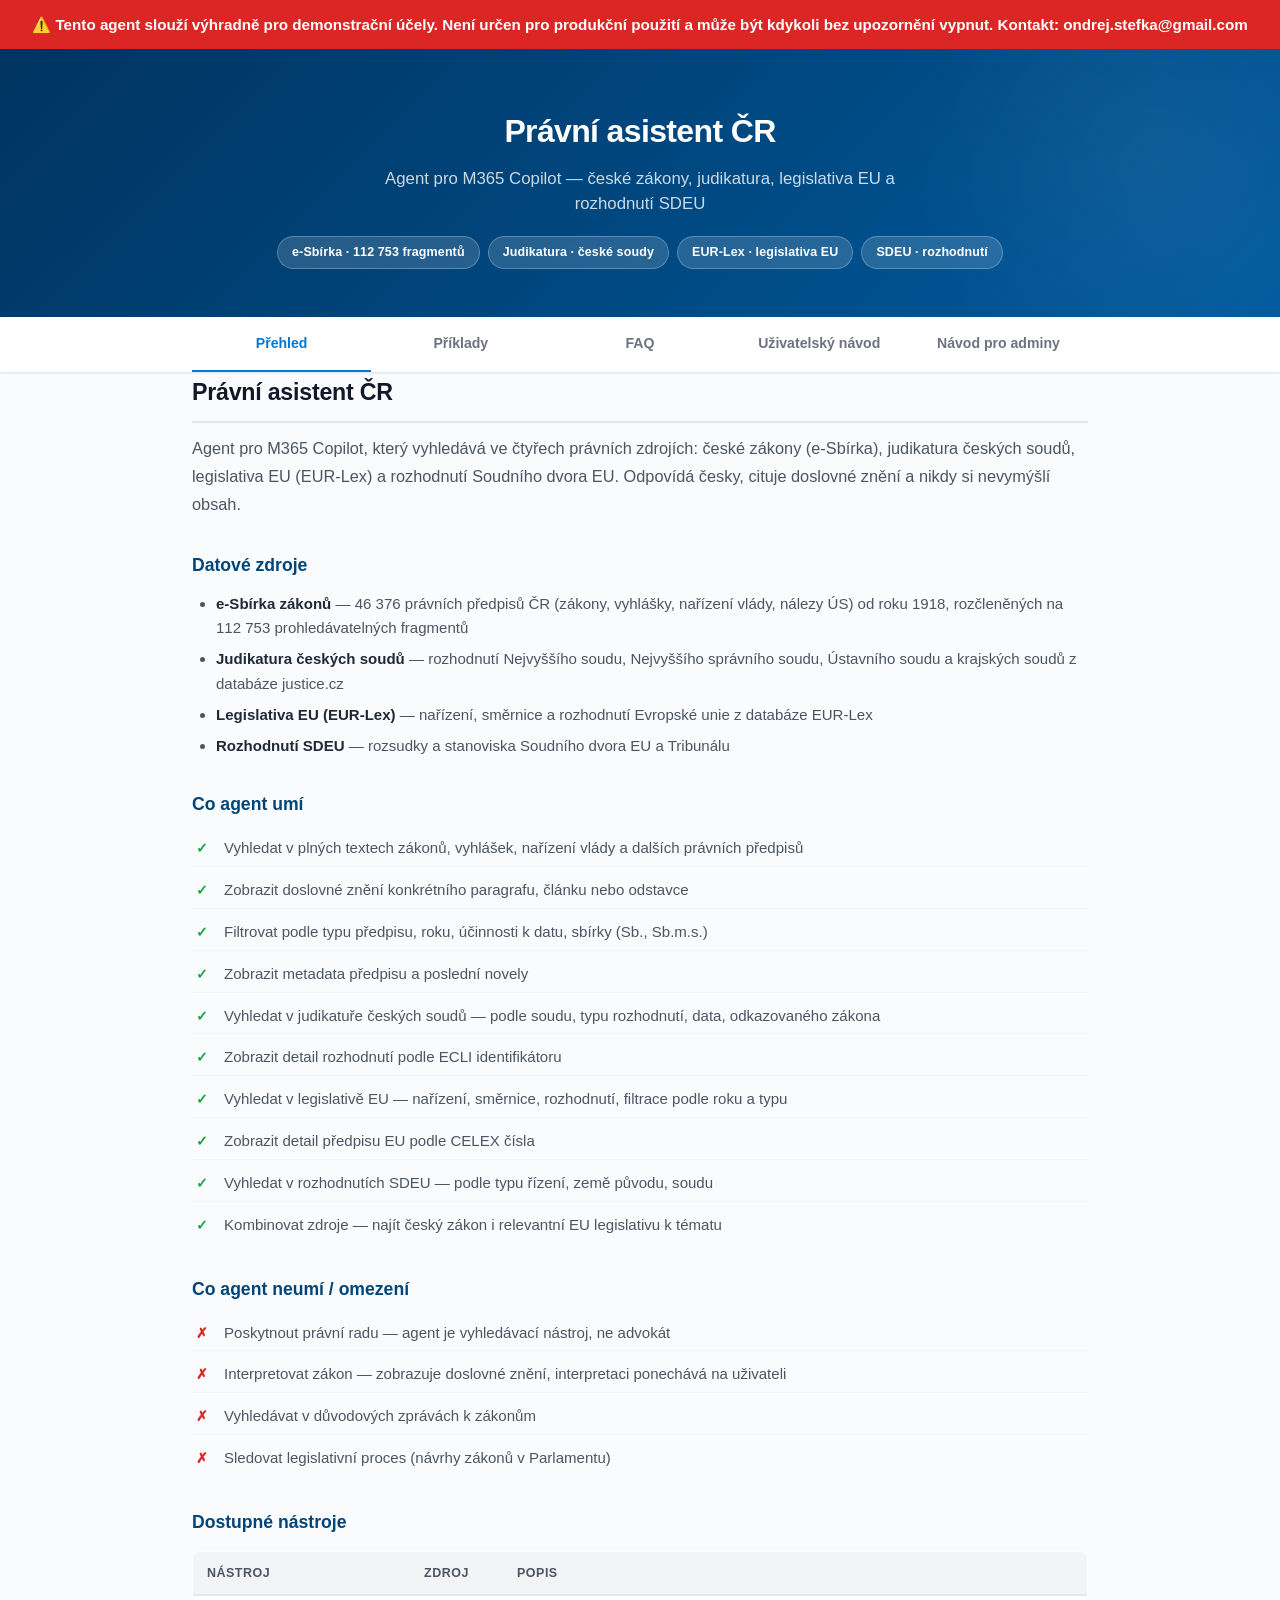
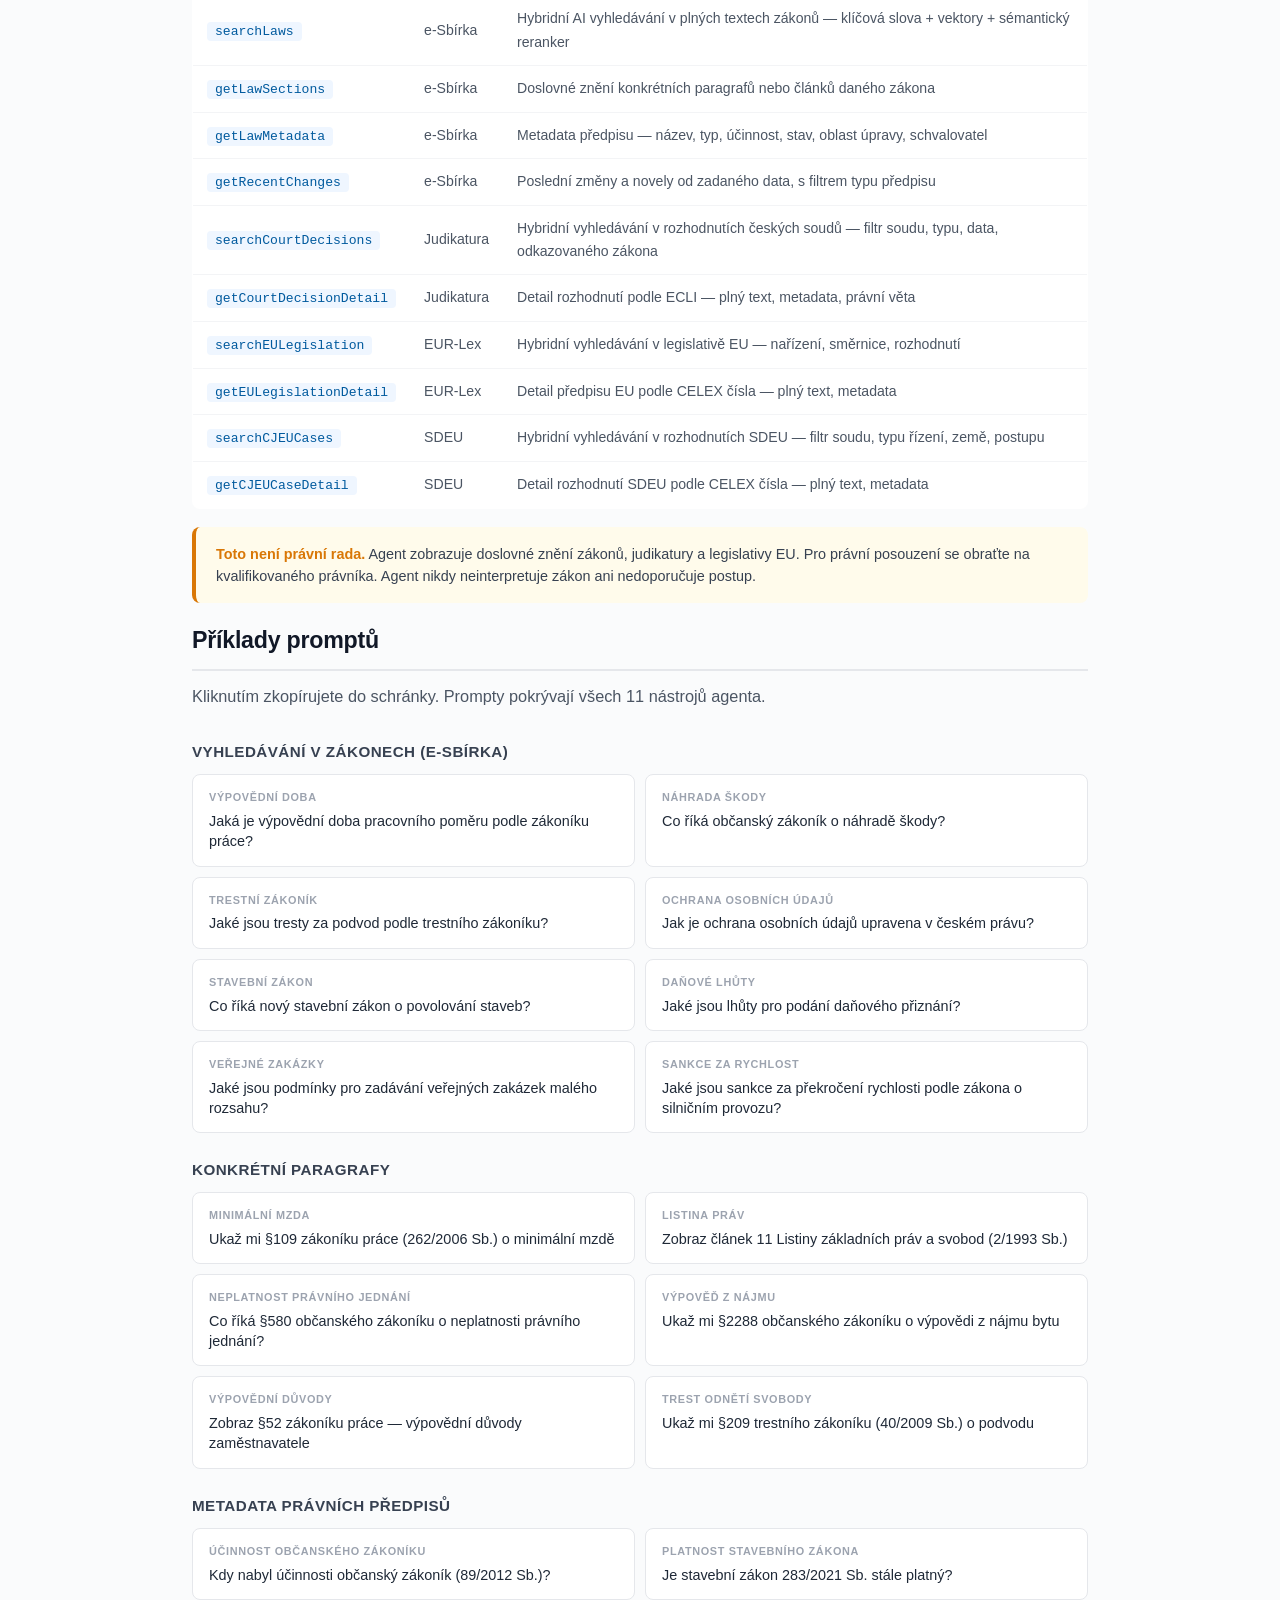
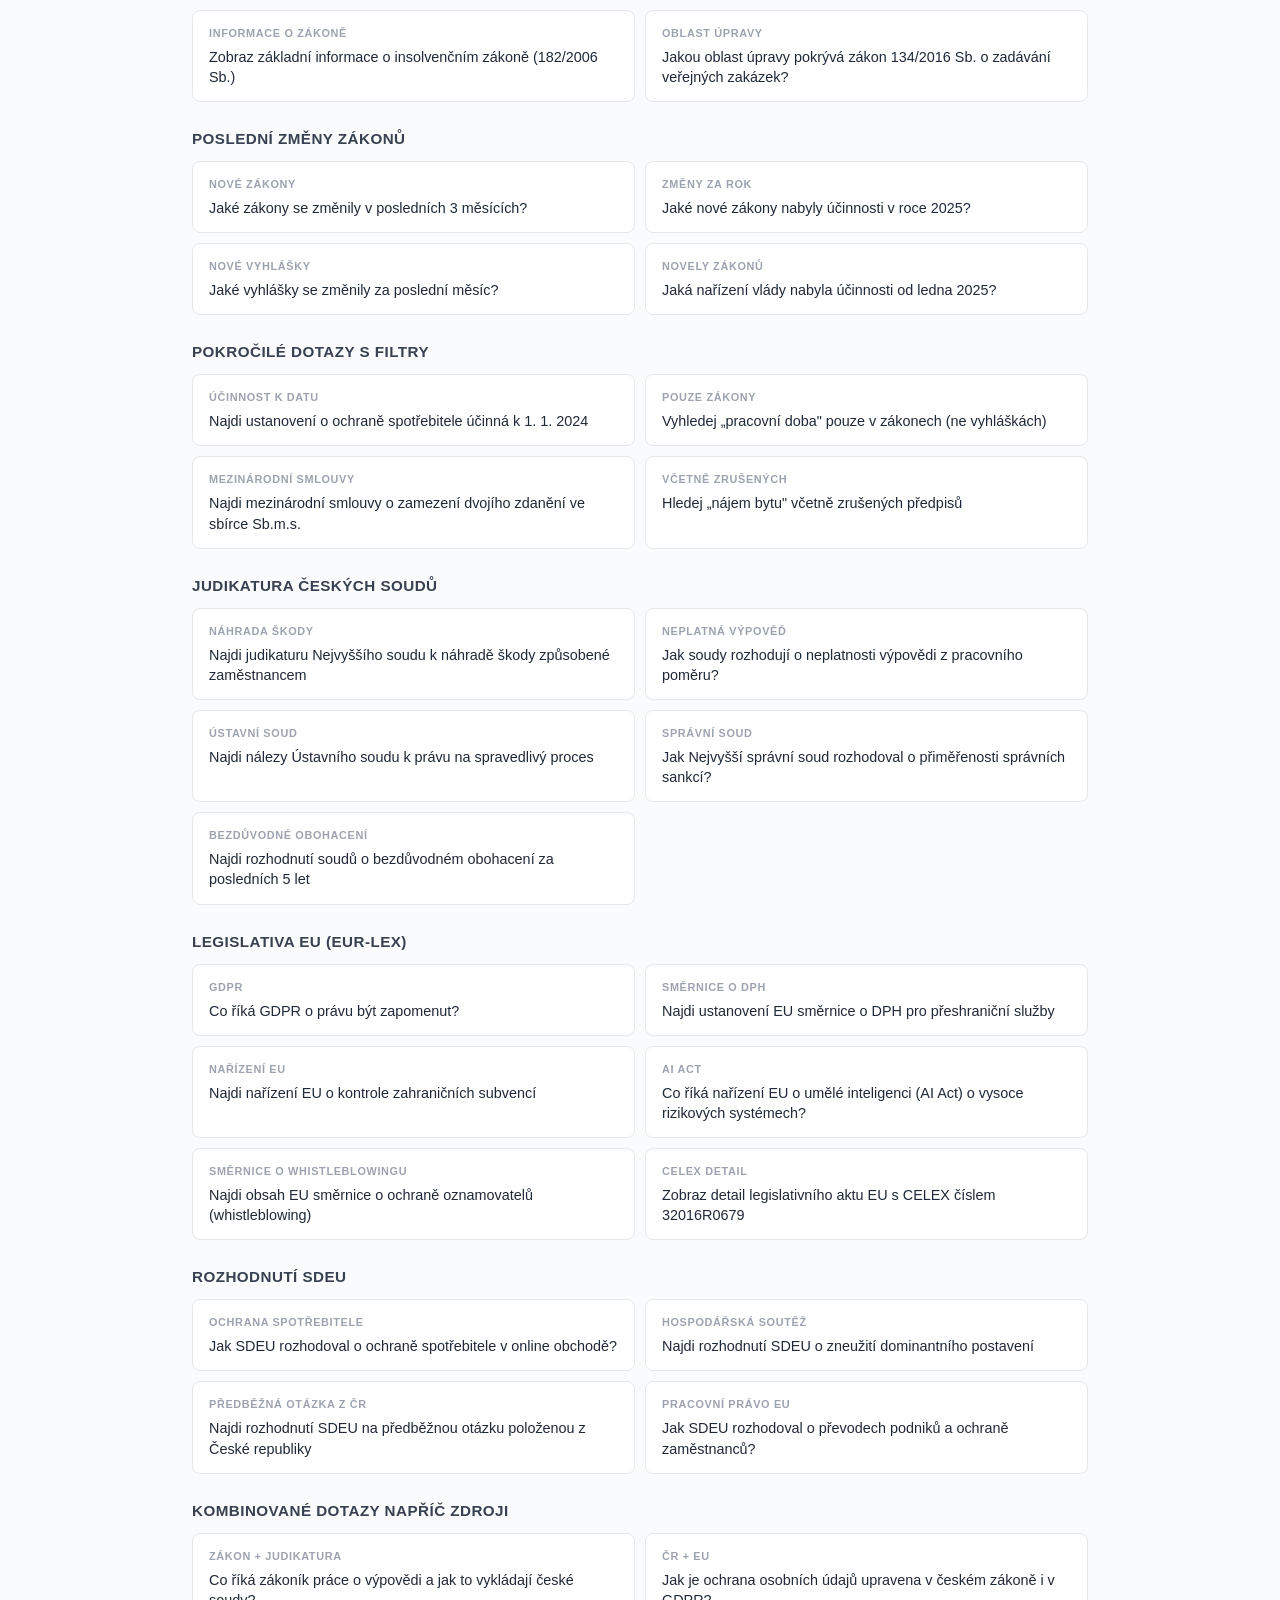
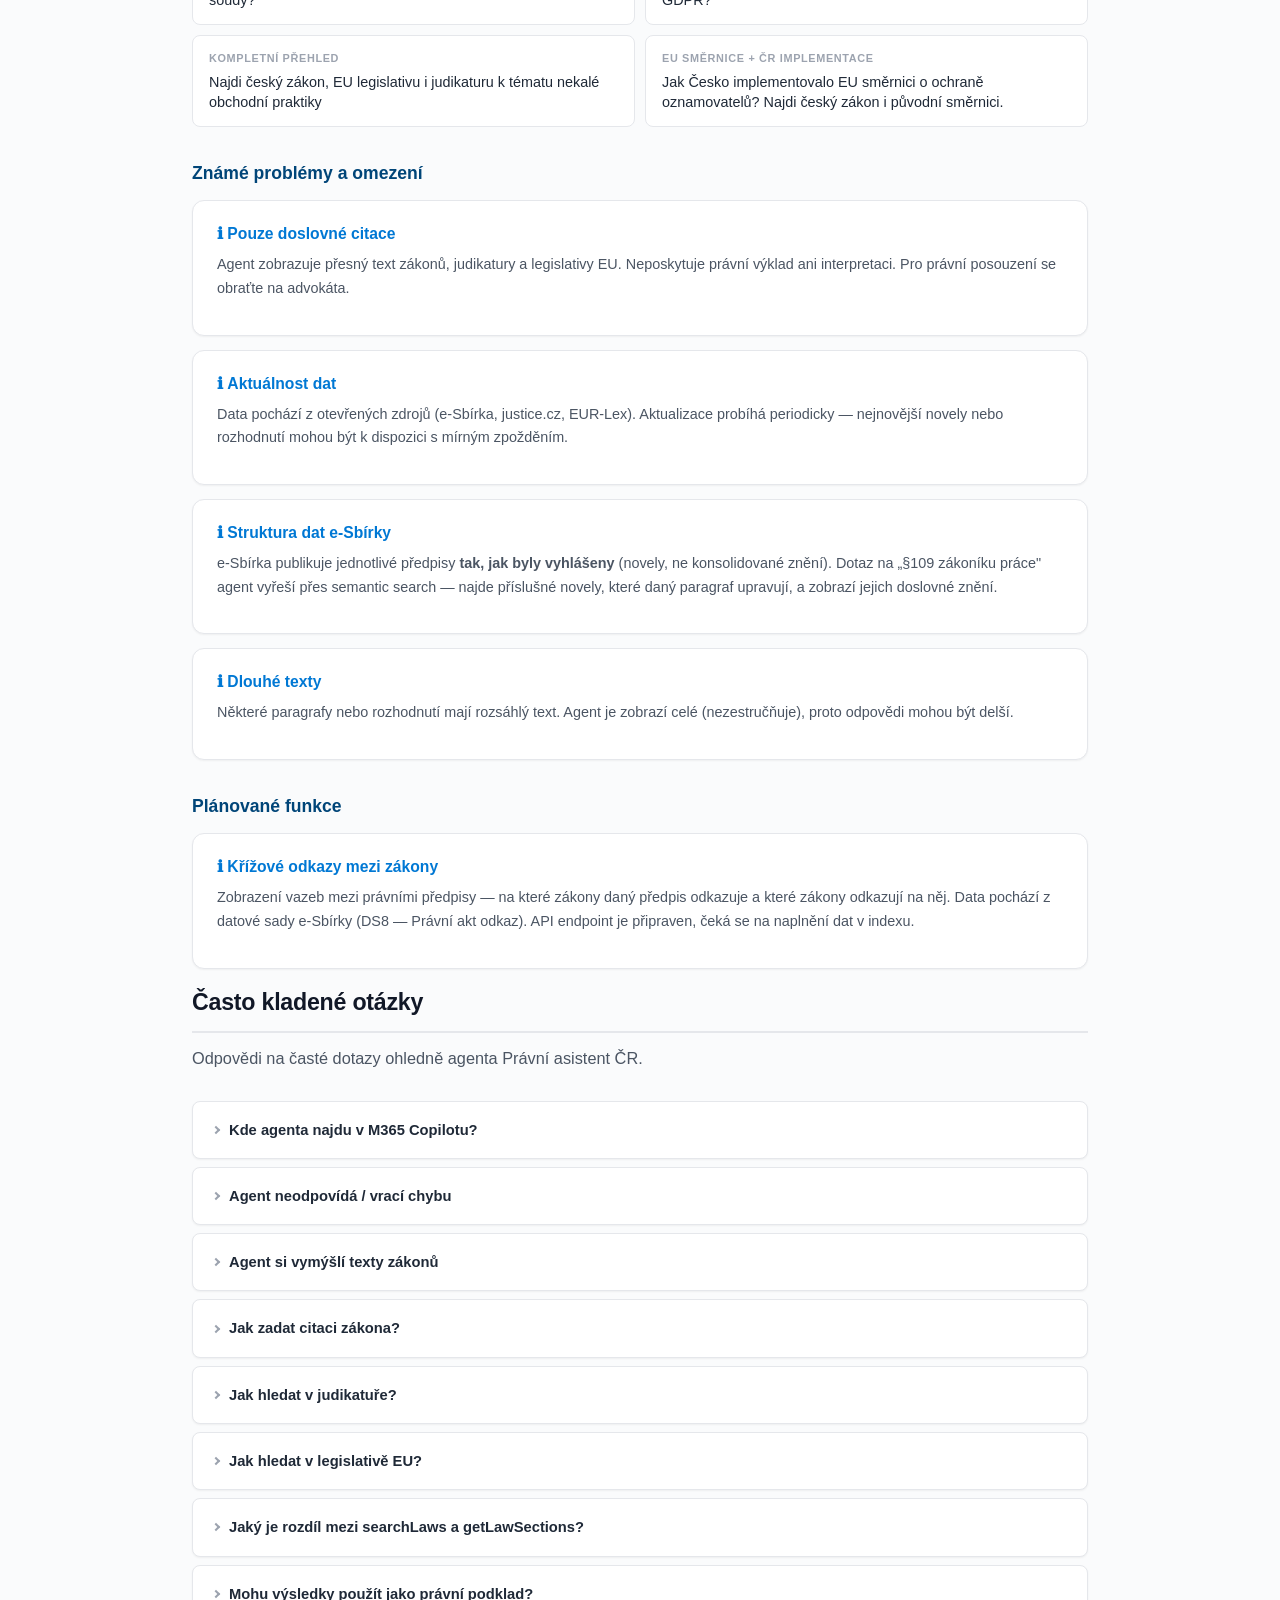
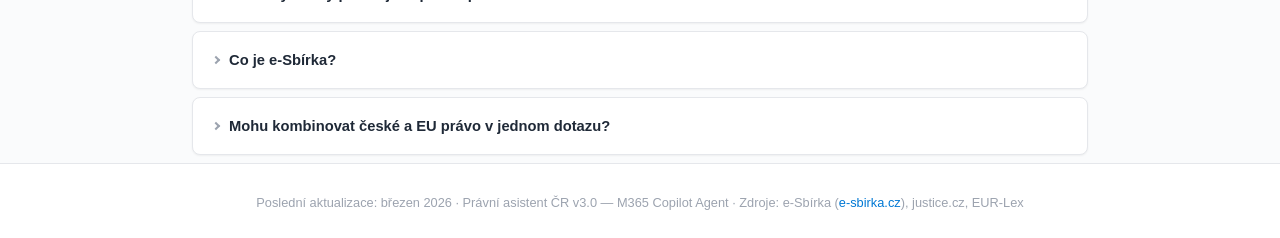
<file: index.html>
<!DOCTYPE html>
<html lang="cs">
<head>
    <meta charset="UTF-8">
    <meta name="viewport" content="width=device-width, initial-scale=1.0">
    <title>Právní asistent ČR — M365 Copilot Agent</title>
    <link rel="stylesheet" href="styles.css">
</head>
<body>
    <div class="demo-warning" style="background:#dc2626;color:#fff;text-align:center;padding:12px 16px;font-weight:700;font-size:0.95rem;">⚠️ Tento agent slouží výhradně pro demonstrační účely. Není určen pro produkční použití a může být kdykoli bez upozornění vypnut. Kontakt: ondrej.stefka@gmail.com</div>
    <header class="site-header">
        <div class="container header-center">
            <h1>Právní asistent ČR</h1>
            <p class="subtitle">Agent pro M365 Copilot — české zákony, judikatura, legislativa EU a rozhodnutí SDEU</p>
            <div class="badge-row">
                <span class="badge">e-Sbírka · 112 753 fragmentů</span>
                <span class="badge">Judikatura · české soudy</span>
                <span class="badge">EUR-Lex · legislativa EU</span>
                <span class="badge">SDEU · rozhodnutí</span>
            </div>
        </div>
    </header>

    <nav class="site-nav">
        <div class="container">
            <a href="#prehled" class="active">Přehled</a>
            <a href="#prompty">Příklady</a>
            <a href="#faq">FAQ</a>
            <a href="user-guide.html">Uživatelský návod</a>
            <a href="admin-guide.html">Návod pro adminy</a>
        </div>
    </nav>

    <main class="container">

        <section id="prehled">
            <h2>Právní asistent ČR</h2>
            <p class="lead">
                Agent pro M365 Copilot, který vyhledává ve čtyřech právních zdrojích: české zákony (e-Sbírka),
                judikatura českých soudů, legislativa EU (EUR-Lex) a rozhodnutí Soudního dvora EU.
                Odpovídá česky, cituje doslovné znění a nikdy si nevymýšlí obsah.
            </p>

            <h3>Datové zdroje</h3>
            <ul>
                <li><strong>e-Sbírka zákonů</strong> — 46 376 právních předpisů ČR (zákony, vyhlášky, nařízení vlády, nálezy ÚS) od roku 1918, rozčleněných na 112 753 prohledávatelných fragmentů</li>
                <li><strong>Judikatura českých soudů</strong> — rozhodnutí Nejvyššího soudu, Nejvyššího správního soudu, Ústavního soudu a krajských soudů z databáze justice.cz</li>
                <li><strong>Legislativa EU (EUR-Lex)</strong> — nařízení, směrnice a rozhodnutí Evropské unie z databáze EUR-Lex</li>
                <li><strong>Rozhodnutí SDEU</strong> — rozsudky a stanoviska Soudního dvora EU a Tribunálu</li>
            </ul>

            <h3>Co agent umí</h3>
            <ul class="feature-list">
                <li class="yes">Vyhledat v plných textech zákonů, vyhlášek, nařízení vlády a dalších právních předpisů</li>
                <li class="yes">Zobrazit doslovné znění konkrétního paragrafu, článku nebo odstavce</li>
                <li class="yes">Filtrovat podle typu předpisu, roku, účinnosti k datu, sbírky (Sb., Sb.m.s.)</li>
                <li class="yes">Zobrazit metadata předpisu a poslední novely</li>
                <li class="yes">Vyhledat v judikatuře českých soudů — podle soudu, typu rozhodnutí, data, odkazovaného zákona</li>
                <li class="yes">Zobrazit detail rozhodnutí podle ECLI identifikátoru</li>
                <li class="yes">Vyhledat v legislativě EU — nařízení, směrnice, rozhodnutí, filtrace podle roku a typu</li>
                <li class="yes">Zobrazit detail předpisu EU podle CELEX čísla</li>
                <li class="yes">Vyhledat v rozhodnutích SDEU — podle typu řízení, země původu, soudu</li>
                <li class="yes">Kombinovat zdroje — najít český zákon i relevantní EU legislativu k tématu</li>
            </ul>

            <h3>Co agent neumí / omezení</h3>
            <ul class="feature-list">
                <li class="no">Poskytnout právní radu — agent je vyhledávací nástroj, ne advokát</li>
                <li class="no">Interpretovat zákon — zobrazuje doslovné znění, interpretaci ponechává na uživateli</li>
                <li class="no">Vyhledávat v důvodových zprávách k zákonům</li>
                <li class="no">Sledovat legislativní proces (návrhy zákonů v Parlamentu)</li>
            </ul>

            <h3>Dostupné nástroje</h3>
            <table>
                <thead>
                    <tr><th>Nástroj</th><th>Zdroj</th><th>Popis</th></tr>
                </thead>
                <tbody>
                    <tr>
                        <td><code>searchLaws</code></td>
                        <td>e-Sbírka</td>
                        <td>Hybridní AI vyhledávání v plných textech zákonů — klíčová slova + vektory + sémantický reranker</td>
                    </tr>
                    <tr>
                        <td><code>getLawSections</code></td>
                        <td>e-Sbírka</td>
                        <td>Doslovné znění konkrétních paragrafů nebo článků daného zákona</td>
                    </tr>
                    <tr>
                        <td><code>getLawMetadata</code></td>
                        <td>e-Sbírka</td>
                        <td>Metadata předpisu — název, typ, účinnost, stav, oblast úpravy, schvalovatel</td>
                    </tr>

                    <tr>
                        <td><code>getRecentChanges</code></td>
                        <td>e-Sbírka</td>
                        <td>Poslední změny a novely od zadaného data, s filtrem typu předpisu</td>
                    </tr>
                    <tr>
                        <td><code>searchCourtDecisions</code></td>
                        <td>Judikatura</td>
                        <td>Hybridní vyhledávání v rozhodnutích českých soudů — filtr soudu, typu, data, odkazovaného zákona</td>
                    </tr>
                    <tr>
                        <td><code>getCourtDecisionDetail</code></td>
                        <td>Judikatura</td>
                        <td>Detail rozhodnutí podle ECLI — plný text, metadata, právní věta</td>
                    </tr>
                    <tr>
                        <td><code>searchEULegislation</code></td>
                        <td>EUR-Lex</td>
                        <td>Hybridní vyhledávání v legislativě EU — nařízení, směrnice, rozhodnutí</td>
                    </tr>
                    <tr>
                        <td><code>getEULegislationDetail</code></td>
                        <td>EUR-Lex</td>
                        <td>Detail předpisu EU podle CELEX čísla — plný text, metadata</td>
                    </tr>
                    <tr>
                        <td><code>searchCJEUCases</code></td>
                        <td>SDEU</td>
                        <td>Hybridní vyhledávání v rozhodnutích SDEU — filtr soudu, typu řízení, země, postupu</td>
                    </tr>
                    <tr>
                        <td><code>getCJEUCaseDetail</code></td>
                        <td>SDEU</td>
                        <td>Detail rozhodnutí SDEU podle CELEX čísla — plný text, metadata</td>
                    </tr>
                </tbody>
            </table>

            <div class="callout callout-warn">
                <strong>Toto není právní rada.</strong> Agent zobrazuje doslovné znění zákonů, judikatury a legislativy EU. Pro právní posouzení se obraťte na kvalifikovaného právníka. Agent nikdy neinterpretuje zákon ani nedoporučuje postup.
            </div>
        </section>

        <section id="prompty">
            <h2>Příklady promptů</h2>
            <p class="lead">Kliknutím zkopírujete do schránky. Prompty pokrývají všech 11 nástrojů agenta.</p>

            <h4>Vyhledávání v zákonech (e-Sbírka)</h4>
            <div class="prompt-grid">
                <div class="prompt" onclick="copyPrompt(this)">
                    <div class="prompt-label">Výpovědní doba</div>
                    <div class="prompt-text">Jaká je výpovědní doba pracovního poměru podle zákoníku práce?</div>
                    <span class="copy-hint">kopírovat</span>
                </div>
                <div class="prompt" onclick="copyPrompt(this)">
                    <div class="prompt-label">Náhrada škody</div>
                    <div class="prompt-text">Co říká občanský zákoník o náhradě škody?</div>
                    <span class="copy-hint">kopírovat</span>
                </div>
                <div class="prompt" onclick="copyPrompt(this)">
                    <div class="prompt-label">Trestní zákoník</div>
                    <div class="prompt-text">Jaké jsou tresty za podvod podle trestního zákoníku?</div>
                    <span class="copy-hint">kopírovat</span>
                </div>
                <div class="prompt" onclick="copyPrompt(this)">
                    <div class="prompt-label">Ochrana osobních údajů</div>
                    <div class="prompt-text">Jak je ochrana osobních údajů upravena v českém právu?</div>
                    <span class="copy-hint">kopírovat</span>
                </div>
                <div class="prompt" onclick="copyPrompt(this)">
                    <div class="prompt-label">Stavební zákon</div>
                    <div class="prompt-text">Co říká nový stavební zákon o povolování staveb?</div>
                    <span class="copy-hint">kopírovat</span>
                </div>
                <div class="prompt" onclick="copyPrompt(this)">
                    <div class="prompt-label">Daňové lhůty</div>
                    <div class="prompt-text">Jaké jsou lhůty pro podání daňového přiznání?</div>
                    <span class="copy-hint">kopírovat</span>
                </div>
                <div class="prompt" onclick="copyPrompt(this)">
                    <div class="prompt-label">Veřejné zakázky</div>
                    <div class="prompt-text">Jaké jsou podmínky pro zadávání veřejných zakázek malého rozsahu?</div>
                    <span class="copy-hint">kopírovat</span>
                </div>
                <div class="prompt" onclick="copyPrompt(this)">
                    <div class="prompt-label">Sankce za rychlost</div>
                    <div class="prompt-text">Jaké jsou sankce za překročení rychlosti podle zákona o silničním provozu?</div>
                    <span class="copy-hint">kopírovat</span>
                </div>
            </div>

            <h4>Konkrétní paragrafy</h4>
            <div class="prompt-grid">
                <div class="prompt" onclick="copyPrompt(this)">
                    <div class="prompt-label">Minimální mzda</div>
                    <div class="prompt-text">Ukaž mi §109 zákoníku práce (262/2006 Sb.) o minimální mzdě</div>
                    <span class="copy-hint">kopírovat</span>
                </div>
                <div class="prompt" onclick="copyPrompt(this)">
                    <div class="prompt-label">Listina práv</div>
                    <div class="prompt-text">Zobraz článek 11 Listiny základních práv a svobod (2/1993 Sb.)</div>
                    <span class="copy-hint">kopírovat</span>
                </div>
                <div class="prompt" onclick="copyPrompt(this)">
                    <div class="prompt-label">Neplatnost právního jednání</div>
                    <div class="prompt-text">Co říká §580 občanského zákoníku o neplatnosti právního jednání?</div>
                    <span class="copy-hint">kopírovat</span>
                </div>
                <div class="prompt" onclick="copyPrompt(this)">
                    <div class="prompt-label">Výpověď z nájmu</div>
                    <div class="prompt-text">Ukaž mi §2288 občanského zákoníku o výpovědi z nájmu bytu</div>
                    <span class="copy-hint">kopírovat</span>
                </div>
                <div class="prompt" onclick="copyPrompt(this)">
                    <div class="prompt-label">Výpovědní důvody</div>
                    <div class="prompt-text">Zobraz §52 zákoníku práce — výpovědní důvody zaměstnavatele</div>
                    <span class="copy-hint">kopírovat</span>
                </div>
                <div class="prompt" onclick="copyPrompt(this)">
                    <div class="prompt-label">Trest odnětí svobody</div>
                    <div class="prompt-text">Ukaž mi §209 trestního zákoníku (40/2009 Sb.) o podvodu</div>
                    <span class="copy-hint">kopírovat</span>
                </div>
            </div>

            <h4>Metadata právních předpisů</h4>
            <div class="prompt-grid">
                <div class="prompt" onclick="copyPrompt(this)">
                    <div class="prompt-label">Účinnost občanského zákoníku</div>
                    <div class="prompt-text">Kdy nabyl účinnosti občanský zákoník (89/2012 Sb.)?</div>
                    <span class="copy-hint">kopírovat</span>
                </div>
                <div class="prompt" onclick="copyPrompt(this)">
                    <div class="prompt-label">Platnost stavebního zákona</div>
                    <div class="prompt-text">Je stavební zákon 283/2021 Sb. stále platný?</div>
                    <span class="copy-hint">kopírovat</span>
                </div>
                <div class="prompt" onclick="copyPrompt(this)">
                    <div class="prompt-label">Informace o zákoně</div>
                    <div class="prompt-text">Zobraz základní informace o insolvenčním zákoně (182/2006 Sb.)</div>
                    <span class="copy-hint">kopírovat</span>
                </div>
                <div class="prompt" onclick="copyPrompt(this)">
                    <div class="prompt-label">Oblast úpravy</div>
                    <div class="prompt-text">Jakou oblast úpravy pokrývá zákon 134/2016 Sb. o zadávání veřejných zakázek?</div>
                    <span class="copy-hint">kopírovat</span>
                </div>
            </div>



            <h4>Poslední změny zákonů</h4>
            <div class="prompt-grid">
                <div class="prompt" onclick="copyPrompt(this)">
                    <div class="prompt-label">Nové zákony</div>
                    <div class="prompt-text">Jaké zákony se změnily v posledních 3 měsících?</div>
                    <span class="copy-hint">kopírovat</span>
                </div>
                <div class="prompt" onclick="copyPrompt(this)">
                    <div class="prompt-label">Změny za rok</div>
                    <div class="prompt-text">Jaké nové zákony nabyly účinnosti v roce 2025?</div>
                    <span class="copy-hint">kopírovat</span>
                </div>
                <div class="prompt" onclick="copyPrompt(this)">
                    <div class="prompt-label">Nové vyhlášky</div>
                    <div class="prompt-text">Jaké vyhlášky se změnily za poslední měsíc?</div>
                    <span class="copy-hint">kopírovat</span>
                </div>
                <div class="prompt" onclick="copyPrompt(this)">
                    <div class="prompt-label">Novely zákonů</div>
                    <div class="prompt-text">Jaká nařízení vlády nabyla účinnosti od ledna 2025?</div>
                    <span class="copy-hint">kopírovat</span>
                </div>
            </div>

            <h4>Pokročilé dotazy s filtry</h4>
            <div class="prompt-grid">
                <div class="prompt" onclick="copyPrompt(this)">
                    <div class="prompt-label">Účinnost k datu</div>
                    <div class="prompt-text">Najdi ustanovení o ochraně spotřebitele účinná k 1. 1. 2024</div>
                    <span class="copy-hint">kopírovat</span>
                </div>
                <div class="prompt" onclick="copyPrompt(this)">
                    <div class="prompt-label">Pouze zákony</div>
                    <div class="prompt-text">Vyhledej „pracovní doba" pouze v zákonech (ne vyhláškách)</div>
                    <span class="copy-hint">kopírovat</span>
                </div>
                <div class="prompt" onclick="copyPrompt(this)">
                    <div class="prompt-label">Mezinárodní smlouvy</div>
                    <div class="prompt-text">Najdi mezinárodní smlouvy o zamezení dvojího zdanění ve sbírce Sb.m.s.</div>
                    <span class="copy-hint">kopírovat</span>
                </div>
                <div class="prompt" onclick="copyPrompt(this)">
                    <div class="prompt-label">Včetně zrušených</div>
                    <div class="prompt-text">Hledej „nájem bytu" včetně zrušených předpisů</div>
                    <span class="copy-hint">kopírovat</span>
                </div>
            </div>

            <h4>Judikatura českých soudů</h4>
            <div class="prompt-grid">
                <div class="prompt" onclick="copyPrompt(this)">
                    <div class="prompt-label">Náhrada škody</div>
                    <div class="prompt-text">Najdi judikaturu Nejvyššího soudu k náhradě škody způsobené zaměstnancem</div>
                    <span class="copy-hint">kopírovat</span>
                </div>
                <div class="prompt" onclick="copyPrompt(this)">
                    <div class="prompt-label">Neplatná výpověď</div>
                    <div class="prompt-text">Jak soudy rozhodují o neplatnosti výpovědi z pracovního poměru?</div>
                    <span class="copy-hint">kopírovat</span>
                </div>
                <div class="prompt" onclick="copyPrompt(this)">
                    <div class="prompt-label">Ústavní soud</div>
                    <div class="prompt-text">Najdi nálezy Ústavního soudu k právu na spravedlivý proces</div>
                    <span class="copy-hint">kopírovat</span>
                </div>
                <div class="prompt" onclick="copyPrompt(this)">
                    <div class="prompt-label">Správní soud</div>
                    <div class="prompt-text">Jak Nejvyšší správní soud rozhodoval o přiměřenosti správních sankcí?</div>
                    <span class="copy-hint">kopírovat</span>
                </div>
                <div class="prompt" onclick="copyPrompt(this)">
                    <div class="prompt-label">Bezdůvodné obohacení</div>
                    <div class="prompt-text">Najdi rozhodnutí soudů o bezdůvodném obohacení za posledních 5 let</div>
                    <span class="copy-hint">kopírovat</span>
                </div>

            </div>

            <h4>Legislativa EU (EUR-Lex)</h4>
            <div class="prompt-grid">
                <div class="prompt" onclick="copyPrompt(this)">
                    <div class="prompt-label">GDPR</div>
                    <div class="prompt-text">Co říká GDPR o právu být zapomenut?</div>
                    <span class="copy-hint">kopírovat</span>
                </div>
                <div class="prompt" onclick="copyPrompt(this)">
                    <div class="prompt-label">Směrnice o DPH</div>
                    <div class="prompt-text">Najdi ustanovení EU směrnice o DPH pro přeshraniční služby</div>
                    <span class="copy-hint">kopírovat</span>
                </div>
                <div class="prompt" onclick="copyPrompt(this)">
                    <div class="prompt-label">Nařízení EU</div>
                    <div class="prompt-text">Najdi nařízení EU o kontrole zahraničních subvencí</div>
                    <span class="copy-hint">kopírovat</span>
                </div>
                <div class="prompt" onclick="copyPrompt(this)">
                    <div class="prompt-label">AI Act</div>
                    <div class="prompt-text">Co říká nařízení EU o umělé inteligenci (AI Act) o vysoce rizikových systémech?</div>
                    <span class="copy-hint">kopírovat</span>
                </div>
                <div class="prompt" onclick="copyPrompt(this)">
                    <div class="prompt-label">Směrnice o whistleblowingu</div>
                    <div class="prompt-text">Najdi obsah EU směrnice o ochraně oznamovatelů (whistleblowing)</div>
                    <span class="copy-hint">kopírovat</span>
                </div>
                <div class="prompt" onclick="copyPrompt(this)">
                    <div class="prompt-label">CELEX detail</div>
                    <div class="prompt-text">Zobraz detail legislativního aktu EU s CELEX číslem 32016R0679</div>
                    <span class="copy-hint">kopírovat</span>
                </div>
            </div>

            <h4>Rozhodnutí SDEU</h4>
            <div class="prompt-grid">
                <div class="prompt" onclick="copyPrompt(this)">
                    <div class="prompt-label">Ochrana spotřebitele</div>
                    <div class="prompt-text">Jak SDEU rozhodoval o ochraně spotřebitele v online obchodě?</div>
                    <span class="copy-hint">kopírovat</span>
                </div>
                <div class="prompt" onclick="copyPrompt(this)">
                    <div class="prompt-label">Hospodářská soutěž</div>
                    <div class="prompt-text">Najdi rozhodnutí SDEU o zneužití dominantního postavení</div>
                    <span class="copy-hint">kopírovat</span>
                </div>
                <div class="prompt" onclick="copyPrompt(this)">
                    <div class="prompt-label">Předběžná otázka z ČR</div>
                    <div class="prompt-text">Najdi rozhodnutí SDEU na předběžnou otázku položenou z České republiky</div>
                    <span class="copy-hint">kopírovat</span>
                </div>
                <div class="prompt" onclick="copyPrompt(this)">
                    <div class="prompt-label">Pracovní právo EU</div>
                    <div class="prompt-text">Jak SDEU rozhodoval o převodech podniků a ochraně zaměstnanců?</div>
                    <span class="copy-hint">kopírovat</span>
                </div>
            </div>

            <h4>Kombinované dotazy napříč zdroji</h4>
            <div class="prompt-grid">
                <div class="prompt" onclick="copyPrompt(this)">
                    <div class="prompt-label">Zákon + judikatura</div>
                    <div class="prompt-text">Co říká zákoník práce o výpovědi a jak to vykládají české soudy?</div>
                    <span class="copy-hint">kopírovat</span>
                </div>
                <div class="prompt" onclick="copyPrompt(this)">
                    <div class="prompt-label">ČR + EU</div>
                    <div class="prompt-text">Jak je ochrana osobních údajů upravena v českém zákoně i v GDPR?</div>
                    <span class="copy-hint">kopírovat</span>
                </div>
                <div class="prompt" onclick="copyPrompt(this)">
                    <div class="prompt-label">Kompletní přehled</div>
                    <div class="prompt-text">Najdi český zákon, EU legislativu i judikaturu k tématu nekalé obchodní praktiky</div>
                    <span class="copy-hint">kopírovat</span>
                </div>
                <div class="prompt" onclick="copyPrompt(this)">
                    <div class="prompt-label">EU směrnice + ČR implementace</div>
                    <div class="prompt-text">Jak Česko implementovalo EU směrnici o ochraně oznamovatelů? Najdi český zákon i původní směrnici.</div>
                    <span class="copy-hint">kopírovat</span>
                </div>
            </div>
        </section>

        <section>
            <h3>Známé problémy a omezení</h3>
            <div class="card">
                <div class="card-title"><span class="status-info">Pouze doslovné citace</span></div>
                <p>Agent zobrazuje přesný text zákonů, judikatury a legislativy EU. Neposkytuje právní výklad ani interpretaci. Pro právní posouzení se obraťte na advokáta.</p>
            </div>
            <div class="card">
                <div class="card-title"><span class="status-info">Aktuálnost dat</span></div>
                <p>Data pochází z otevřených zdrojů (e-Sbírka, justice.cz, EUR-Lex). Aktualizace probíhá periodicky — nejnovější novely nebo rozhodnutí mohou být k dispozici s mírným zpožděním.</p>
            </div>
            <div class="card">
                <div class="card-title"><span class="status-info">Struktura dat e-Sbírky</span></div>
                <p>e-Sbírka publikuje jednotlivé předpisy <strong>tak, jak byly vyhlášeny</strong> (novely, ne konsolidované znění). Dotaz na „§109 zákoníku práce" agent vyřeší přes semantic search — najde příslušné novely, které daný paragraf upravují, a zobrazí jejich doslovné znění.</p>
            </div>
            <div class="card">
                <div class="card-title"><span class="status-info">Dlouhé texty</span></div>
                <p>Některé paragrafy nebo rozhodnutí mají rozsáhlý text. Agent je zobrazí celé (nezestručňuje), proto odpovědi mohou být delší.</p>
            </div>

            <h3>Plánované funkce</h3>
            <div class="card">
                <div class="card-title"><span class="status-info">Křížové odkazy mezi zákony</span></div>
                <p>Zobrazení vazeb mezi právními předpisy — na které zákony daný předpis odkazuje a které zákony odkazují na něj. Data pochází z datové sady e-Sbírky (DS8 — Právní akt odkaz). API endpoint je připraven, čeká se na naplnění dat v indexu.</p>
            </div>
        </section>

        <section id="faq">
            <h2>Často kladené otázky</h2>
            <p class="lead">Odpovědi na časté dotazy ohledně agenta Právní asistent ČR.</p>

            <details>
                <summary>Kde agenta najdu v M365 Copilotu?</summary>
                <div class="detail-body">
                    <p>Agent je dostupný výhradně v prostředí <strong>M365 Copilot</strong>. Najdete ho v <strong>levém panelu</strong> Copilotu, nebo ho zavolejte přes ikonu <strong>@</strong> — začněte psát <strong>@Právní asistent ČR</strong>.</p>
                </div>
            </details>

            <details>
                <summary>Agent neodpovídá / vrací chybu</summary>
                <div class="detail-body">
                    <p>Možné příčiny:</p>
                    <ul>
                        <li><strong>Backend se probouzí</strong> — po delší neaktivitě může server potřebovat pár sekund na start (scale from zero).</li>
                        <li><strong>Dočasný výpadek</strong> — Azure služby mohou být krátkodobě nedostupné.</li>
                    </ul>
                    <p>Zkuste dotaz zopakovat za minutu. Pokud problém přetrvává, kontaktujte správce.</p>
                </div>
            </details>

            <details>
                <summary>Agent si vymýšlí texty zákonů</summary>
                <div class="detail-body">
                    <p>Agent je nastavený tak, aby <strong>nepoužíval vlastní znalosti</strong> a čerpal pouze z ověřených zdrojů (e-Sbírka, justice.cz, EUR-Lex). Pokud si přesto vymýšlí:</p>
                    <ul>
                        <li>Ověřte, že jste agenta zavolali přes <strong>@Právní asistent ČR</strong> (ne obecný Copilot)</li>
                        <li>Zkuste dotaz přeformulovat</li>
                    </ul>
                </div>
            </details>

            <details>
                <summary>Jak zadat citaci zákona?</summary>
                <div class="detail-body">
                    <p>Citaci zadejte ve formátu <strong>číslo/rok</strong> bez „Sb." — například:</p>
                    <ul>
                        <li><strong>89/2012</strong> — občanský zákoník</li>
                        <li><strong>262/2006</strong> — zákoník práce</li>
                        <li><strong>40/2009</strong> — trestní zákoník</li>
                        <li><strong>500/2004</strong> — správní řád</li>
                    </ul>
                    <p>Můžete také použít název: „zákoník práce", „občanský zákoník", „trestní zákoník" — agent najde citaci sám.</p>
                </div>
            </details>

            <details>
                <summary>Jak hledat v judikatuře?</summary>
                <div class="detail-body">
                    <p>Ptejte se přirozeným jazykem, agent automaticky zavolá <strong>searchCourtDecisions</strong>. Můžete specifikovat:</p>
                    <ul>
                        <li><strong>Soud</strong> — Nejvyšší soud, Ústavní soud, Nejvyšší správní soud, krajský soud</li>
                        <li><strong>Téma</strong> — „judikatura k náhradě škody", „rozhodnutí o neplatnosti výpovědi"</li>
                        <li><strong>ECLI</strong> — pokud znáte identifikátor, agent zobrazí plný text</li>
                    </ul>
                </div>
            </details>

            <details>
                <summary>Jak hledat v legislativě EU?</summary>
                <div class="detail-body">
                    <p>Ptejte se česky, agent prohledá EUR-Lex. Můžete použít:</p>
                    <ul>
                        <li><strong>Přirozený jazyk</strong> — „Co říká GDPR o právu být zapomenut?"</li>
                        <li><strong>CELEX číslo</strong> — „Zobraz detail 32016R0679" (pro GDPR)</li>
                        <li><strong>Typ dokumentu</strong> — „Najdi nařízení EU o..."</li>
                    </ul>
                </div>
            </details>

            <details>
                <summary>Jaký je rozdíl mezi searchLaws a getLawSections?</summary>
                <div class="detail-body">
                    <p><strong>searchLaws</strong> prohledává všechny zákony najednou — použijte pro obecné dotazy jako „ochrana spotřebitele" nebo „náhrada škody".</p>
                    <p><strong>getLawSections</strong> zobrazí konkrétní paragraf jednoho zákona — použijte pro „§109 zákoníku práce" nebo „článek 11 Listiny".</p>
                </div>
            </details>

            <details>
                <summary>Mohu výsledky použít jako právní podklad?</summary>
                <div class="detail-body">
                    <p>Agent zobrazuje <strong>doslovné znění</strong> z autentických zdrojů (e-Sbírka, justice.cz, EUR-Lex).</p>
                    <p>Pro právní posouzení nebo soudní podání se však vždy obraťte na <strong>kvalifikovaného právníka</strong>. Agent nenahrazuje právní služby.</p>
                </div>
            </details>

            <details>
                <summary>Co je e-Sbírka?</summary>
                <div class="detail-body">
                    <p><strong>e-Sbírka zákonů a mezinárodních smluv</strong> je úřední publikační platforma Ministerstva vnitra ČR. Obsahuje plné texty všech právních předpisů ČR od roku 1918 do současnosti.</p>
                    <p>Agent čerpá z <strong>otevřených dat e-Sbírky</strong> dostupných na <a href="https://www.e-sbirka.cz" target="_blank">www.e-sbirka.cz</a>.</p>
                </div>
            </details>

            <details>
                <summary>Mohu kombinovat české a EU právo v jednom dotazu?</summary>
                <div class="detail-body">
                    <p>Ano — agent umí v jednom dotazu prohledat více zdrojů. Například:</p>
                    <ul>
                        <li>„Jak je ochrana osobních údajů upravena v českém zákoně i v GDPR?"</li>
                        <li>„Najdi český zákon i EU směrnici o ochraně oznamovatelů"</li>
                    </ul>
                    <p>Agent zavolá příslušné nástroje pro každý zdroj a výsledky zobrazí pohromadě.</p>
                </div>
            </details>
        </section>

    </main>

    <footer class="site-footer">
        <div class="container">
            Poslední aktualizace: březen 2026 · Právní asistent ČR v3.0 — M365 Copilot Agent · Zdroje: e-Sbírka (<a href="https://www.e-sbirka.cz" target="_blank">e-sbirka.cz</a>), justice.cz, EUR-Lex
        </div>
    </footer>

    <script>
    function copyPrompt(el) {
        const text = el.querySelector('.prompt-text').textContent;
        navigator.clipboard.writeText(text);
        el.classList.add('copied');
        const hint = el.querySelector('.copy-hint');
        hint.textContent = 'zkopírováno ✓';
        setTimeout(() => {
            el.classList.remove('copied');
            hint.textContent = 'kopírovat';
        }, 1500);
    }
    document.querySelectorAll('.site-nav a[href^="#"]').forEach(a => {
        a.addEventListener('click', e => {
            e.preventDefault();
            document.querySelector(a.getAttribute('href')).scrollIntoView({ behavior: 'smooth' });
            document.querySelectorAll('.site-nav a').forEach(n => n.classList.remove('active'));
            a.classList.add('active');
        });
    });
    </script>
</body>
</html>
</file>
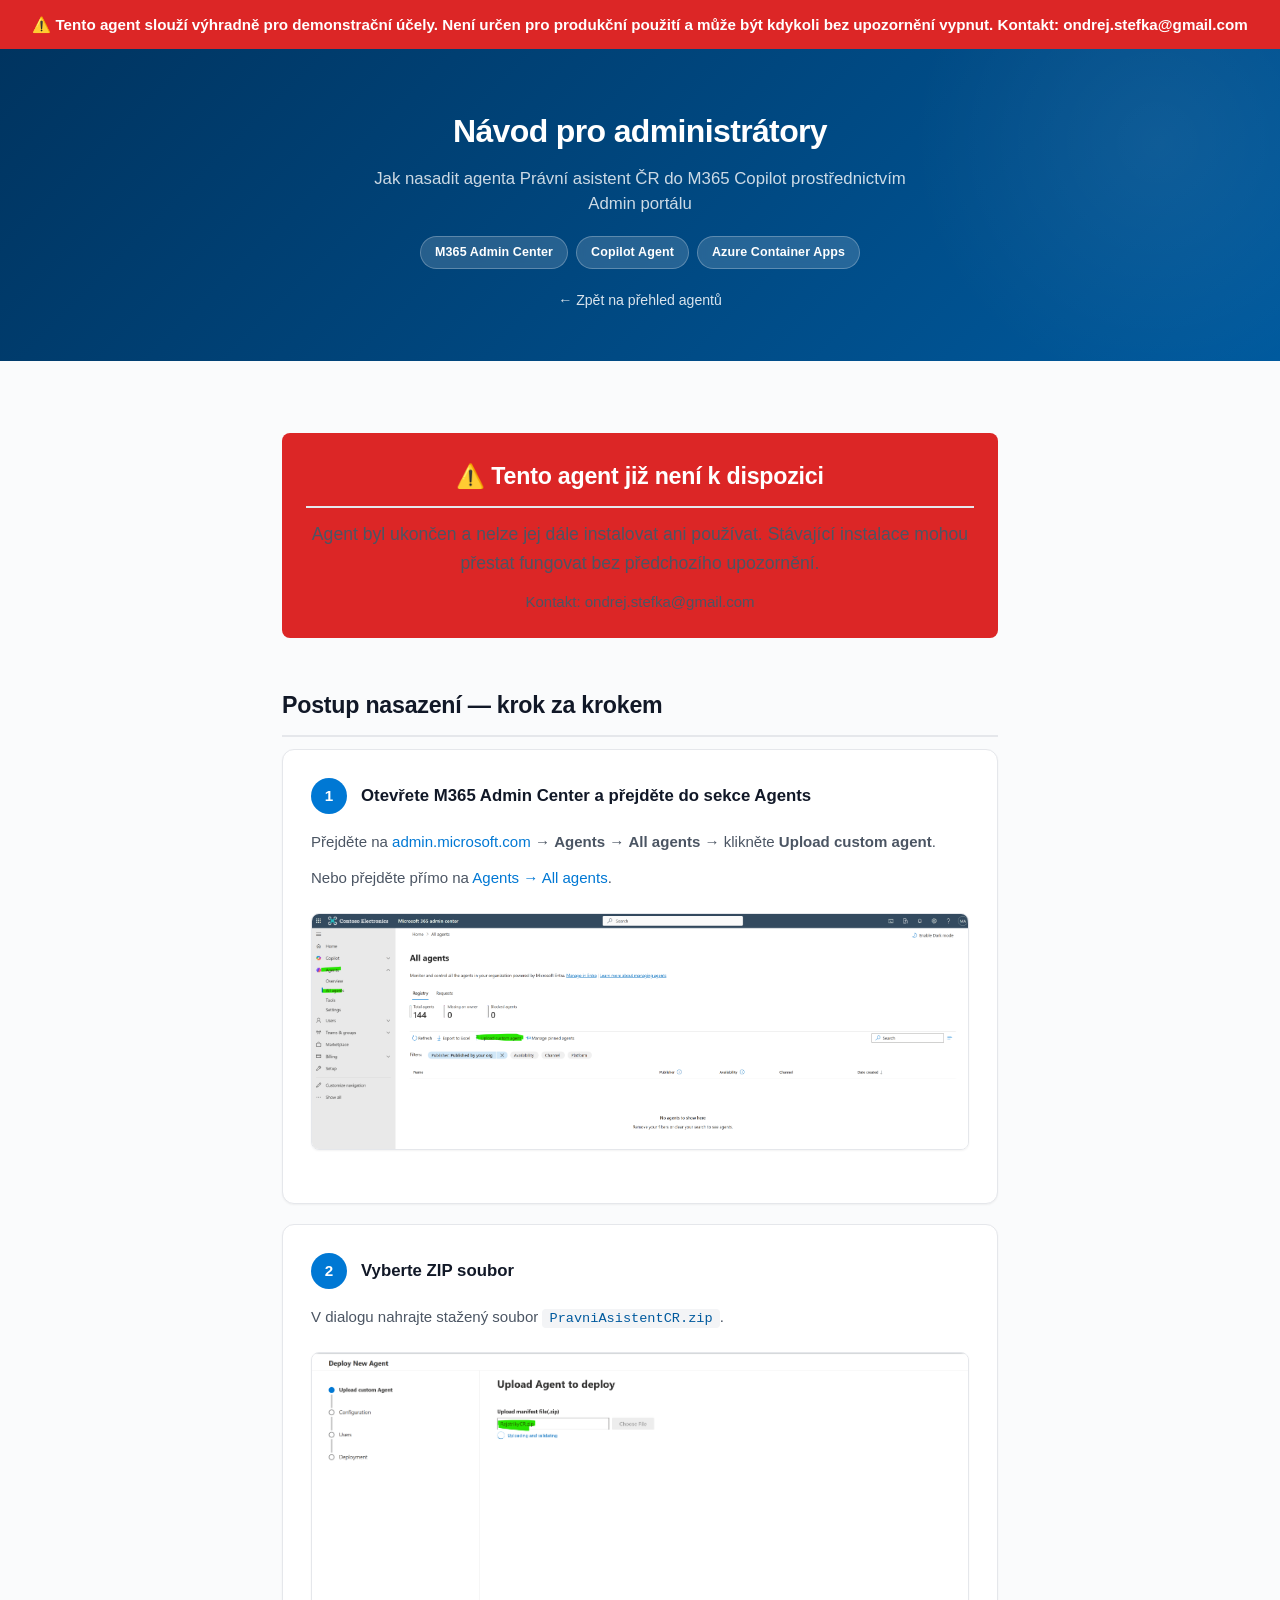
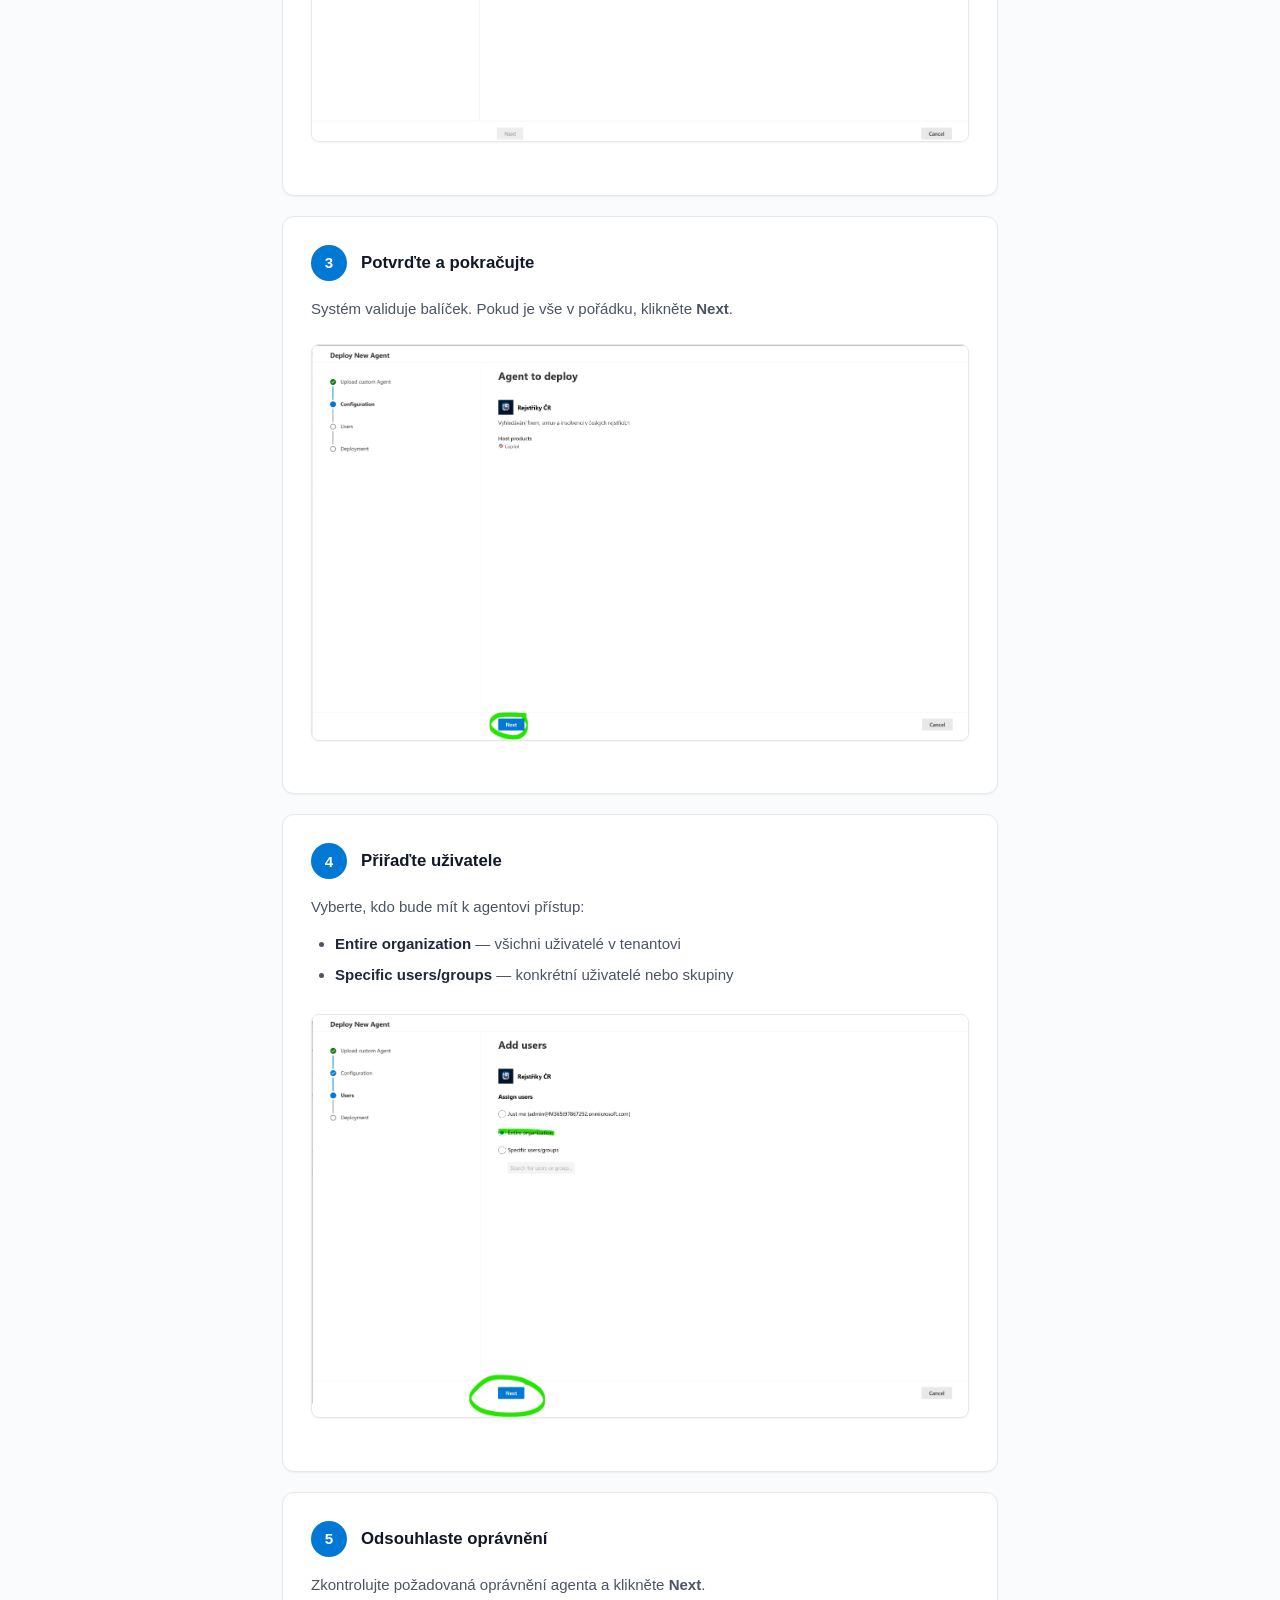
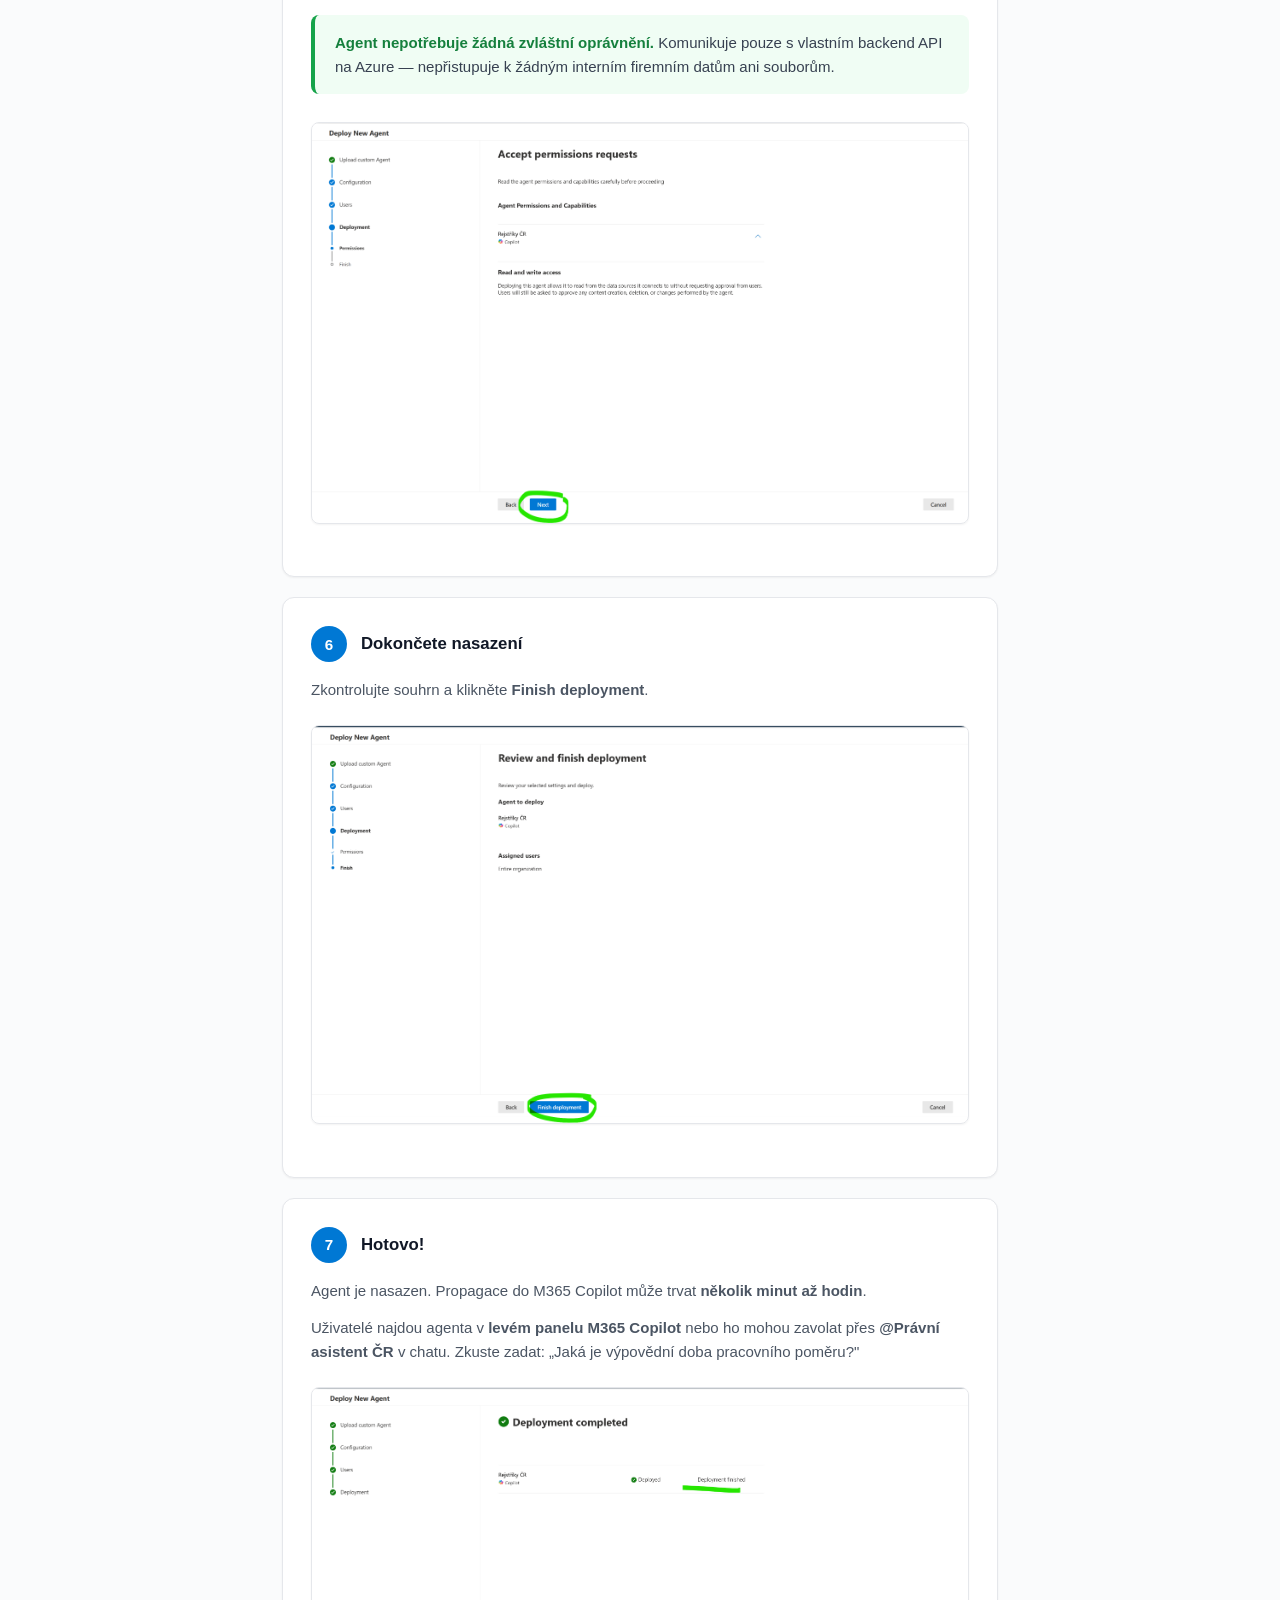
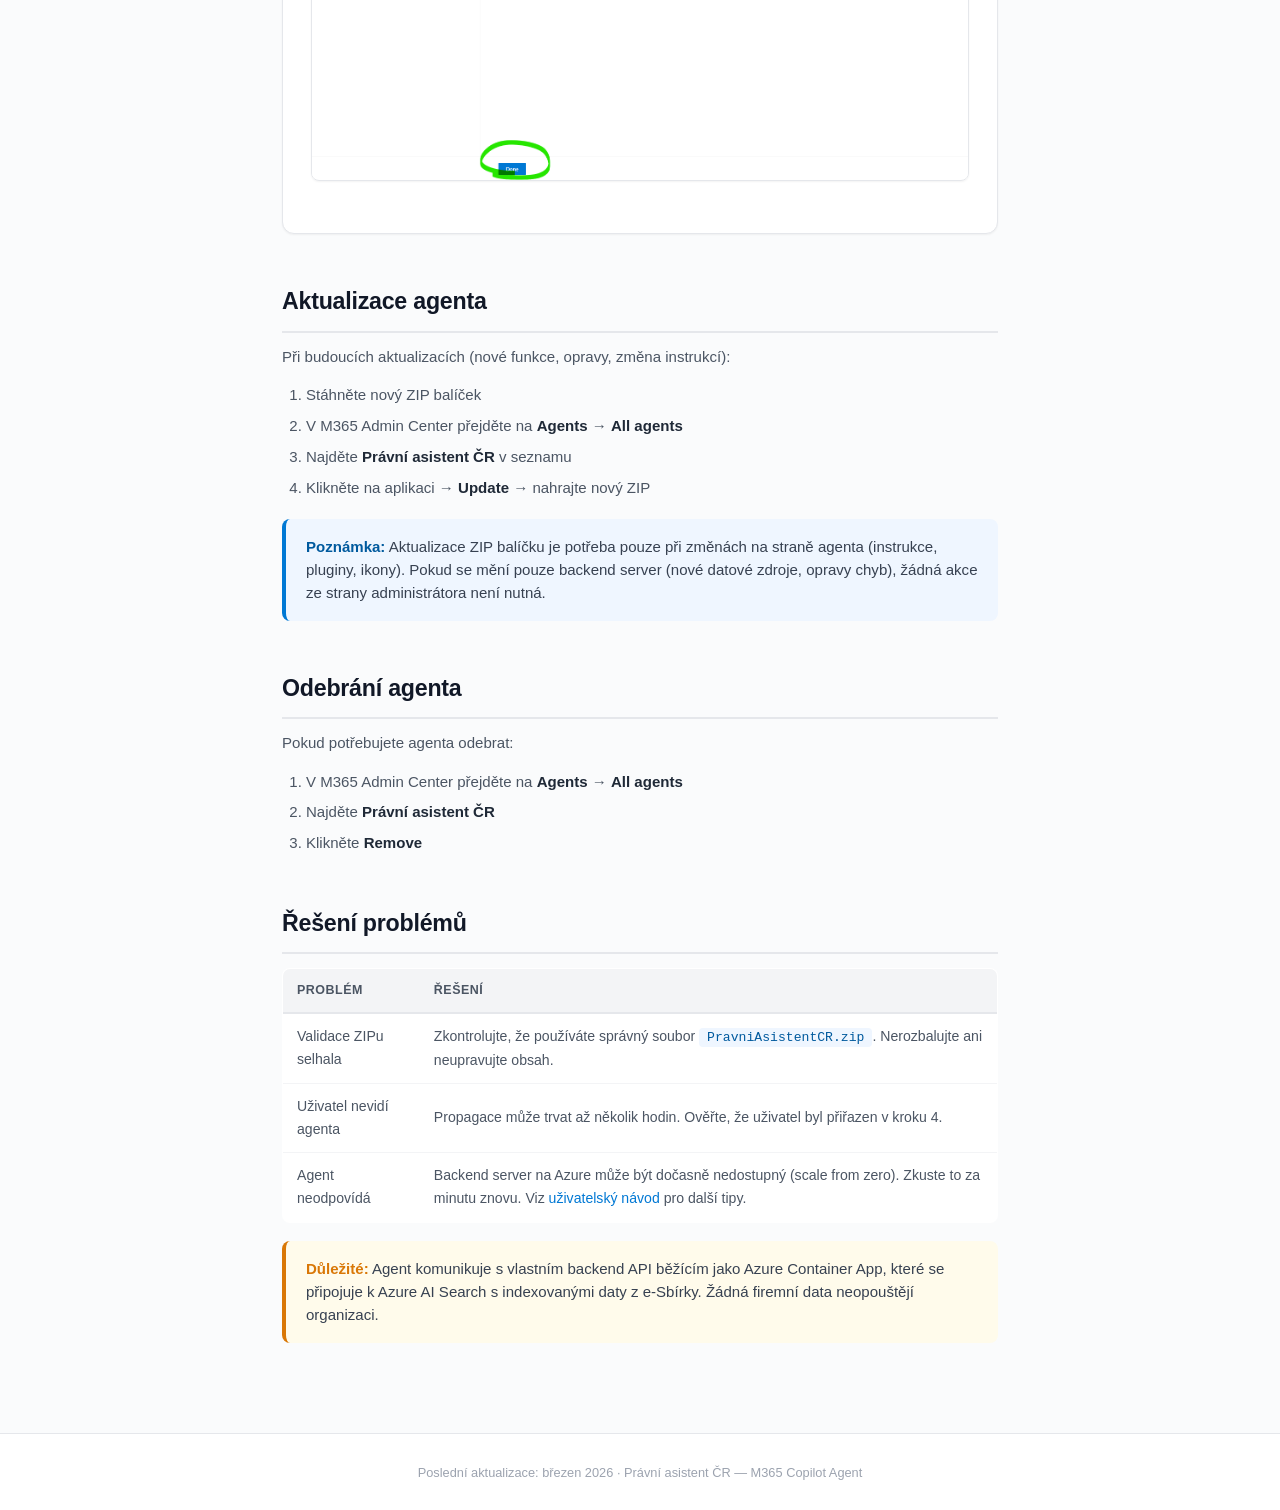
<file: admin-guide.html>
<!DOCTYPE html>
<html lang="cs">
<head>
    <meta charset="UTF-8">
    <meta name="viewport" content="width=device-width, initial-scale=1.0">
    <title>Návod pro administrátory — Právní asistent ČR</title>
    <link rel="stylesheet" href="styles.css">
</head>
<body>
    <div class="demo-warning" style="background:#dc2626;color:#fff;text-align:center;padding:12px 16px;font-weight:700;font-size:0.95rem;">⚠️ Tento agent slouží výhradně pro demonstrační účely. Není určen pro produkční použití a může být kdykoli bez upozornění vypnut. Kontakt: ondrej.stefka@gmail.com</div>
    <header class="site-header">
        <div class="container-narrow header-center">
            <h1>Návod pro administrátory</h1>
            <p class="subtitle">Jak nasadit agenta Právní asistent ČR do M365 Copilot prostřednictvím Admin portálu</p>
            <div class="badge-row">
                <span class="badge">M365 Admin Center</span>
                <span class="badge">Copilot Agent</span>
                <span class="badge">Azure Container Apps</span>
            </div>
            <a href="index.html" class="back-link">&larr; Zpět na přehled agentů</a>
        </div>
    </header>

    <article>
        <div class="container-narrow">

            <div style="background:#dc2626;color:#fff;padding:24px;border-radius:8px;margin:24px 0;text-align:center;">
                <h2 style="color:#fff;margin:0 0 12px 0;">⚠️ Tento agent již není k dispozici</h2>
                <p style="margin:0;font-size:1.1rem;">Agent byl ukončen a nelze jej dále instalovat ani používat. Stávající instalace mohou přestat fungovat bez předchozího upozornění.</p>
                <p style="margin:12px 0 0 0;">Kontakt: ondrej.stefka@gmail.com</p>
            </div>

            <h2>Postup nasazení — krok za krokem</h2>

            <div class="step">
                <div class="step-header">
                    <div class="step-number">1</div>
                    <div class="step-title">Otevřete M365 Admin Center a přejděte do sekce Agents</div>
                </div>
                <p>Přejděte na <a href="https://admin.microsoft.com" target="_blank">admin.microsoft.com</a> &rarr; <strong>Agents</strong> &rarr; <strong>All agents</strong> &rarr; klikněte <strong>Upload custom agent</strong>.</p>
                <p>Nebo přejděte přímo na <a href="https://admin.microsoft.com/#/copilot/agents" target="_blank">Agents &rarr; All agents</a>.</p>
                <img src="img/01addagent.png" alt="Krok 1 — Upload custom agent" loading="lazy">
            </div>

            <div class="step">
                <div class="step-header">
                    <div class="step-number">2</div>
                    <div class="step-title">Vyberte ZIP soubor</div>
                </div>
                <p>V dialogu nahrajte stažený soubor <code>PravniAsistentCR.zip</code>.</p>
                <img src="img/02choosefile.png" alt="Krok 2 — Výběr souboru" loading="lazy">
            </div>

            <div class="step">
                <div class="step-header">
                    <div class="step-number">3</div>
                    <div class="step-title">Potvrďte a pokračujte</div>
                </div>
                <p>Systém validuje balíček. Pokud je vše v pořádku, klikněte <strong>Next</strong>.</p>
                <img src="img/03clicknext.png" alt="Krok 3 — Klikněte Next" loading="lazy">
            </div>

            <div class="step">
                <div class="step-header">
                    <div class="step-number">4</div>
                    <div class="step-title">Přiřaďte uživatele</div>
                </div>
                <p>Vyberte, kdo bude mít k agentovi přístup:</p>
                <ul>
                    <li><strong>Entire organization</strong> — všichni uživatelé v tenantovi</li>
                    <li><strong>Specific users/groups</strong> — konkrétní uživatelé nebo skupiny</li>
                </ul>
                <img src="img/04selectusers.png" alt="Krok 4 — Výběr uživatelů" loading="lazy">
            </div>

            <div class="step">
                <div class="step-header">
                    <div class="step-number">5</div>
                    <div class="step-title">Odsouhlaste oprávnění</div>
                </div>
                <p>Zkontrolujte požadovaná oprávnění agenta a klikněte <strong>Next</strong>.</p>
                <div class="callout callout-tip">
                    <p><strong>Agent nepotřebuje žádná zvláštní oprávnění.</strong> Komunikuje pouze s vlastním backend API na Azure — nepřistupuje k žádným interním firemním datům ani souborům.</p>
                </div>
                <img src="img/05acceptpermissions.png" alt="Krok 5 — Oprávnění" loading="lazy">
            </div>

            <div class="step">
                <div class="step-header">
                    <div class="step-number">6</div>
                    <div class="step-title">Dokončete nasazení</div>
                </div>
                <p>Zkontrolujte souhrn a klikněte <strong>Finish deployment</strong>.</p>
                <img src="img/06finish.png" alt="Krok 6 — Dokončení nasazení" loading="lazy">
            </div>

            <div class="step">
                <div class="step-header">
                    <div class="step-number">7</div>
                    <div class="step-title">Hotovo!</div>
                </div>
                <p>Agent je nasazen. Propagace do M365 Copilot může trvat <strong>několik minut až hodin</strong>.</p>
                <p>Uživatelé najdou agenta v <strong>levém panelu M365 Copilot</strong> nebo ho mohou zavolat přes <strong>@Právní asistent ČR</strong> v chatu. Zkuste zadat: „Jaká je výpovědní doba pracovního poměru?"</p>
                <img src="img/07done.png" alt="Krok 7 — Nasazení dokončeno" loading="lazy">
            </div>

            <h2>Aktualizace agenta</h2>
            <p>Při budoucích aktualizacích (nové funkce, opravy, změna instrukcí):</p>
            <ol>
                <li>Stáhněte nový ZIP balíček</li>
                <li>V M365 Admin Center přejděte na <strong>Agents</strong> &rarr; <strong>All agents</strong></li>
                <li>Najděte <strong>Právní asistent ČR</strong> v seznamu</li>
                <li>Klikněte na aplikaci &rarr; <strong>Update</strong> &rarr; nahrajte nový ZIP</li>
            </ol>
            <div class="callout callout-info">
                <p><strong>Poznámka:</strong> Aktualizace ZIP balíčku je potřeba pouze při změnách na straně agenta (instrukce, pluginy, ikony). Pokud se mění pouze backend server (nové datové zdroje, opravy chyb), žádná akce ze strany administrátora není nutná.</p>
            </div>

            <h2>Odebrání agenta</h2>
            <p>Pokud potřebujete agenta odebrat:</p>
            <ol>
                <li>V M365 Admin Center přejděte na <strong>Agents</strong> &rarr; <strong>All agents</strong></li>
                <li>Najděte <strong>Právní asistent ČR</strong></li>
                <li>Klikněte <strong>Remove</strong></li>
            </ol>

            <h2>Řešení problémů</h2>
            <table>
                <thead>
                    <tr><th>Problém</th><th>Řešení</th></tr>
                </thead>
                <tbody>
                    <tr>
                        <td>Validace ZIPu selhala</td>
                        <td>Zkontrolujte, že používáte správný soubor <code>PravniAsistentCR.zip</code>. Nerozbalujte ani neupravujte obsah.</td>
                    </tr>
                    <tr>
                        <td>Uživatel nevidí agenta</td>
                        <td>Propagace může trvat až několik hodin. Ověřte, že uživatel byl přiřazen v kroku 4.</td>
                    </tr>
                    <tr>
                        <td>Agent neodpovídá</td>
                        <td>Backend server na Azure může být dočasně nedostupný (scale from zero). Zkuste to za minutu znovu. Viz <a href="user-guide.html">uživatelský návod</a> pro další tipy.</td>
                    </tr>
                </tbody>
            </table>

            <div class="callout callout-warn">
                <p><strong>Důležité:</strong> Agent komunikuje s vlastním backend API běžícím jako Azure Container App, které se připojuje k Azure AI Search s indexovanými daty z e-Sbírky. Žádná firemní data neopouštějí organizaci.</p>
            </div>

        </div>
    </article>

    <footer class="site-footer">
        <div class="container-narrow">
            Poslední aktualizace: březen 2026 · Právní asistent ČR — M365 Copilot Agent
        </div>
    </footer>
</body>
</html>
</file>
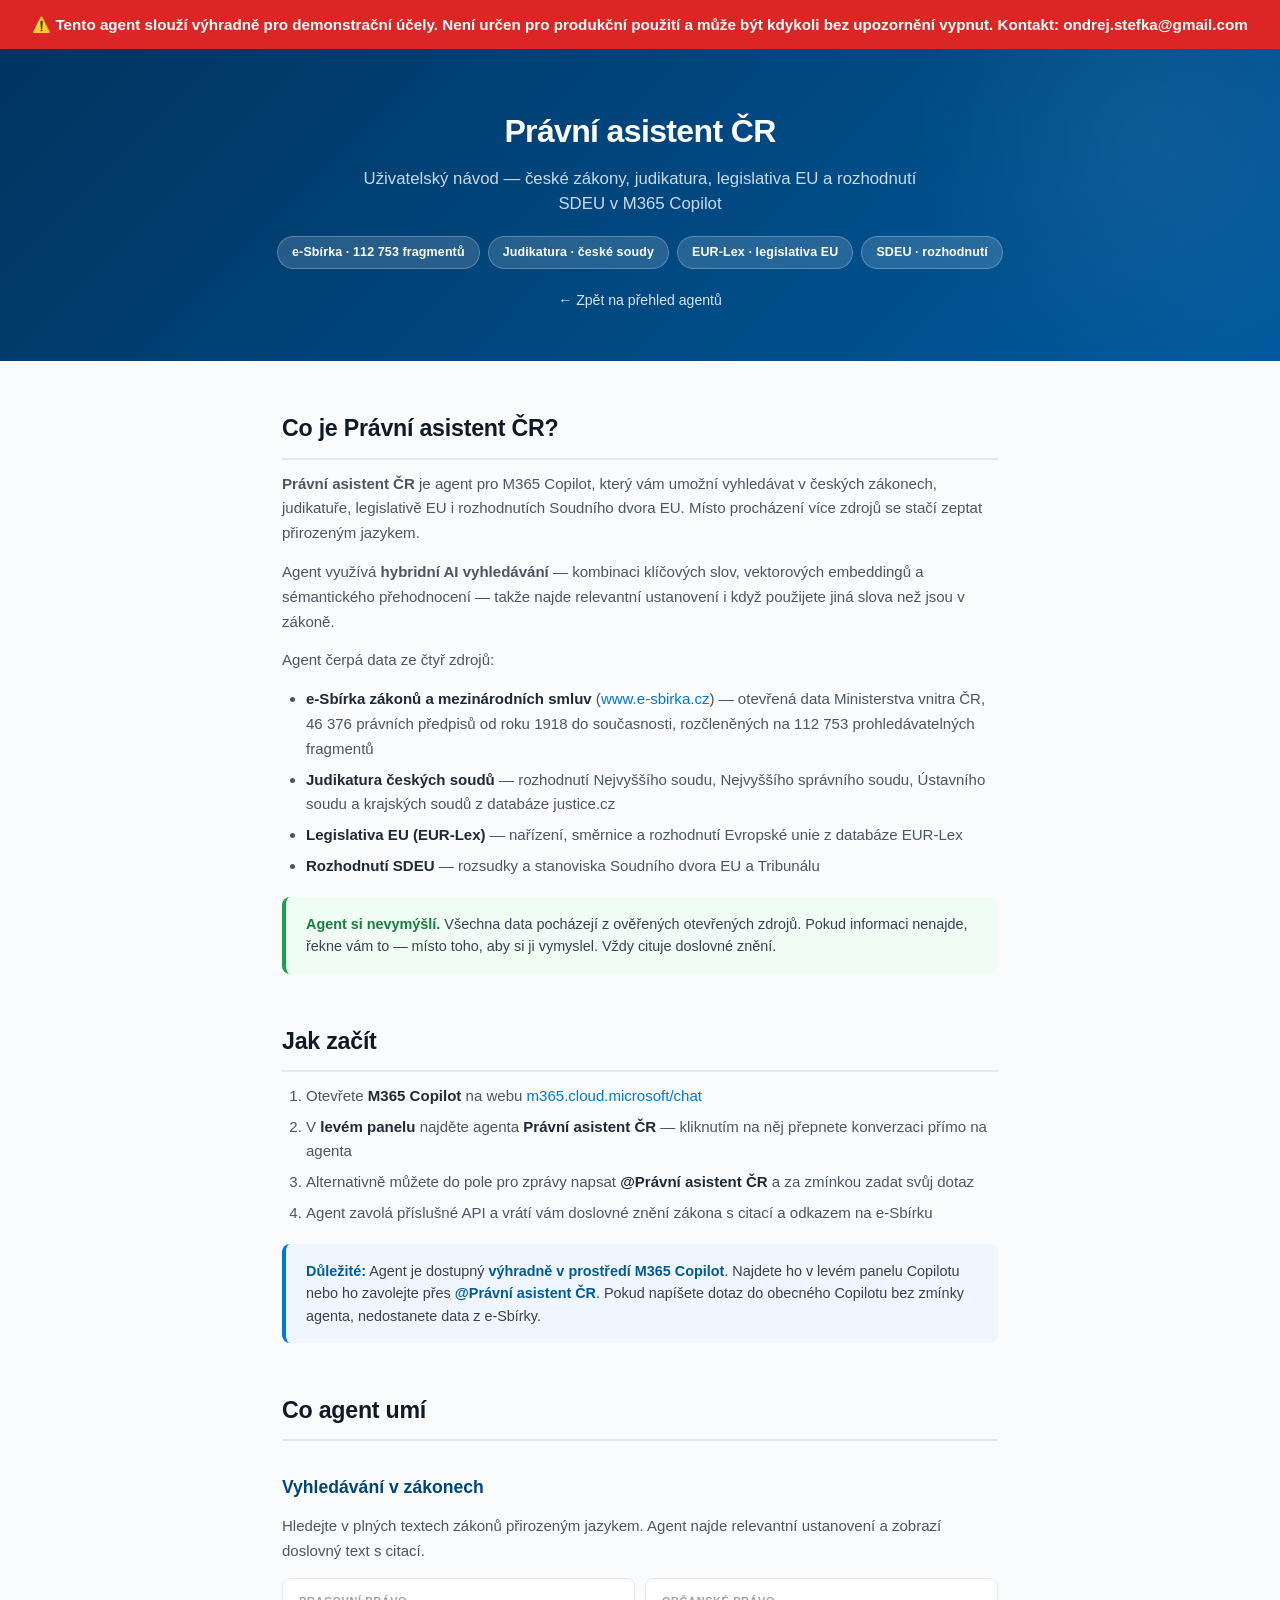
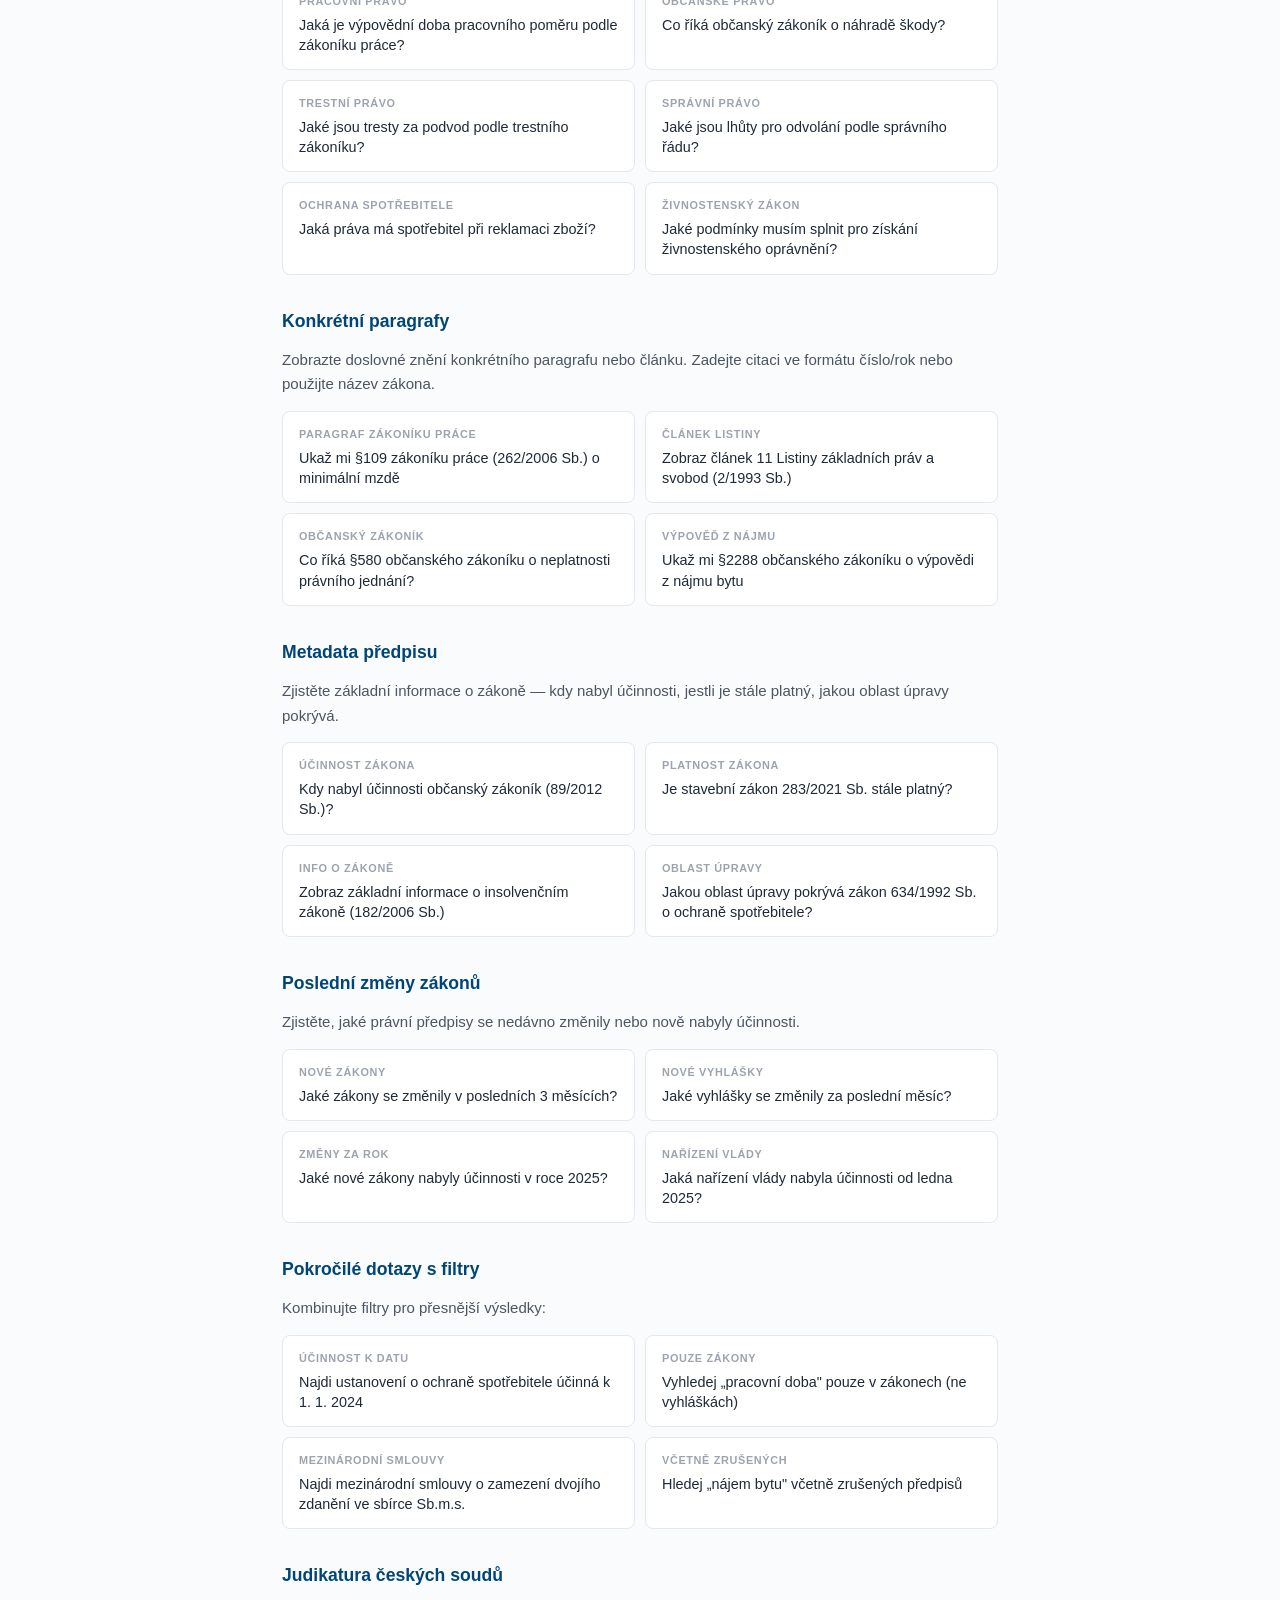
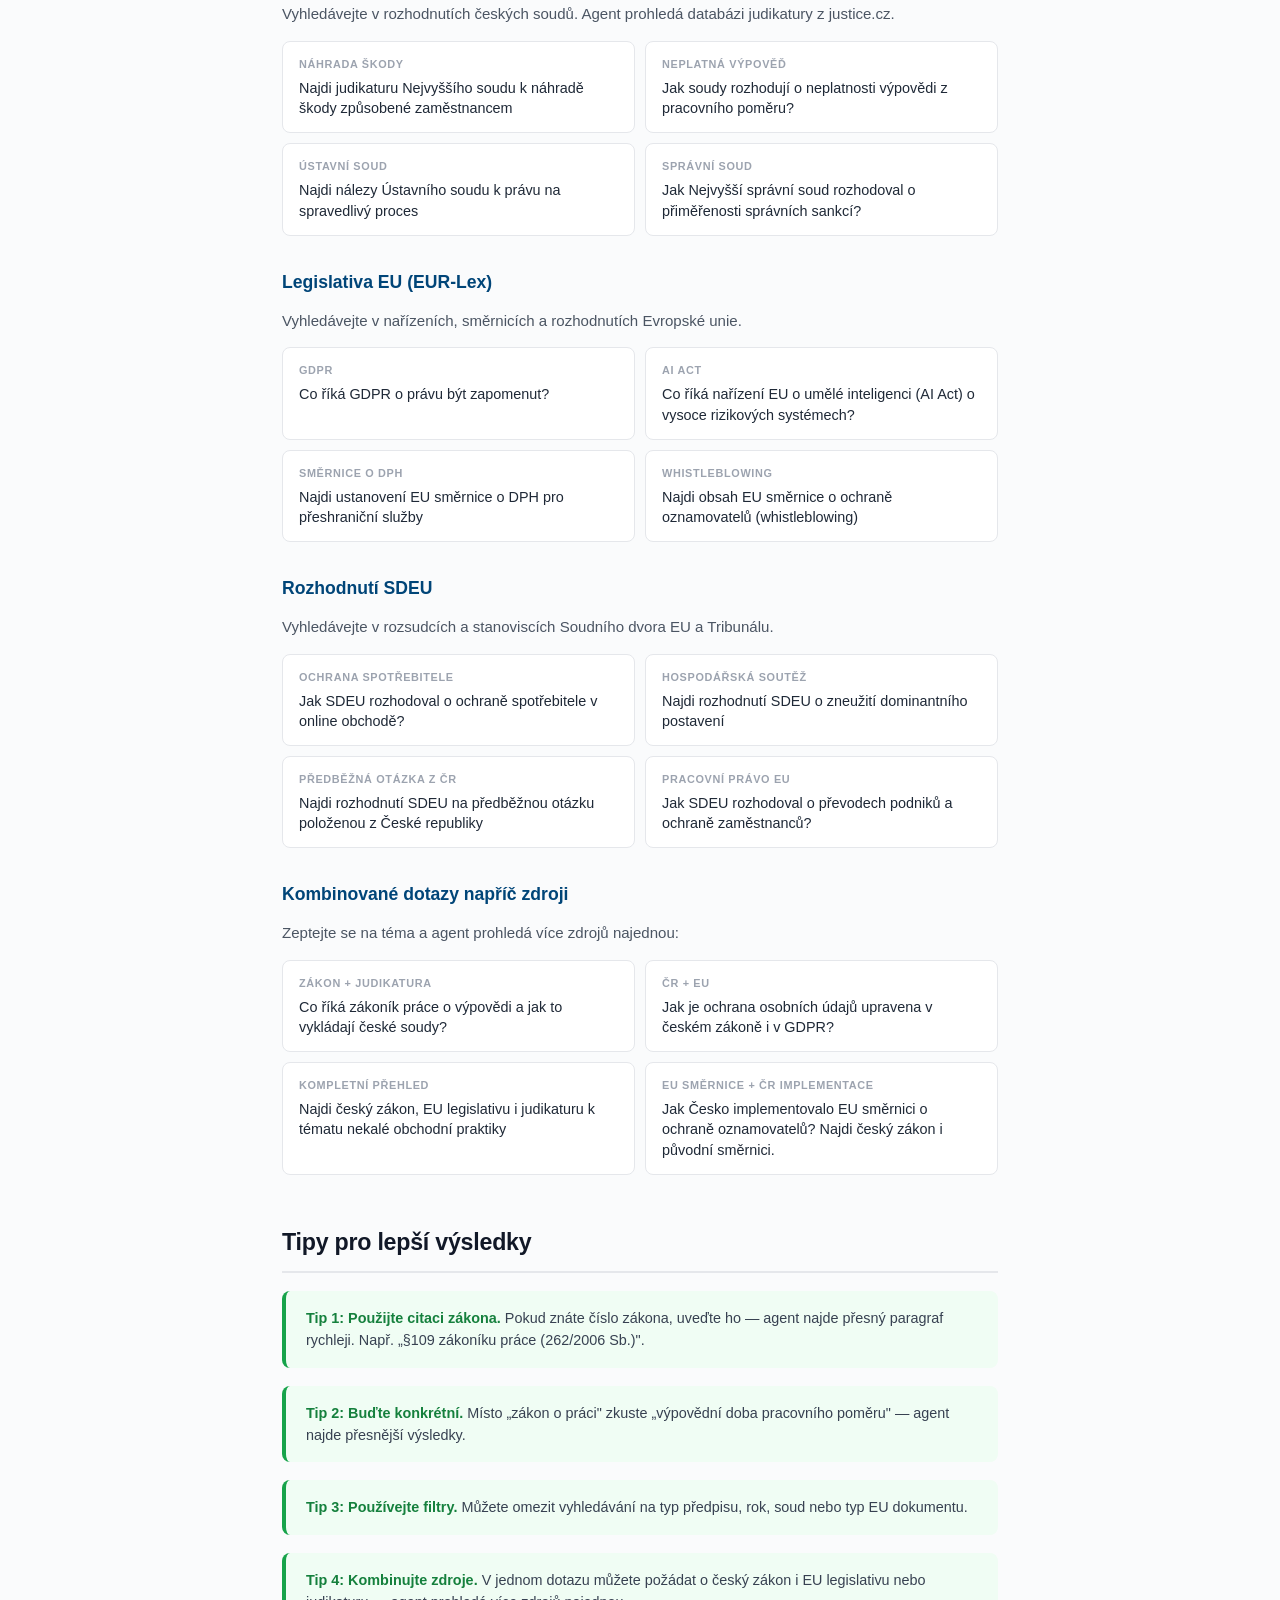
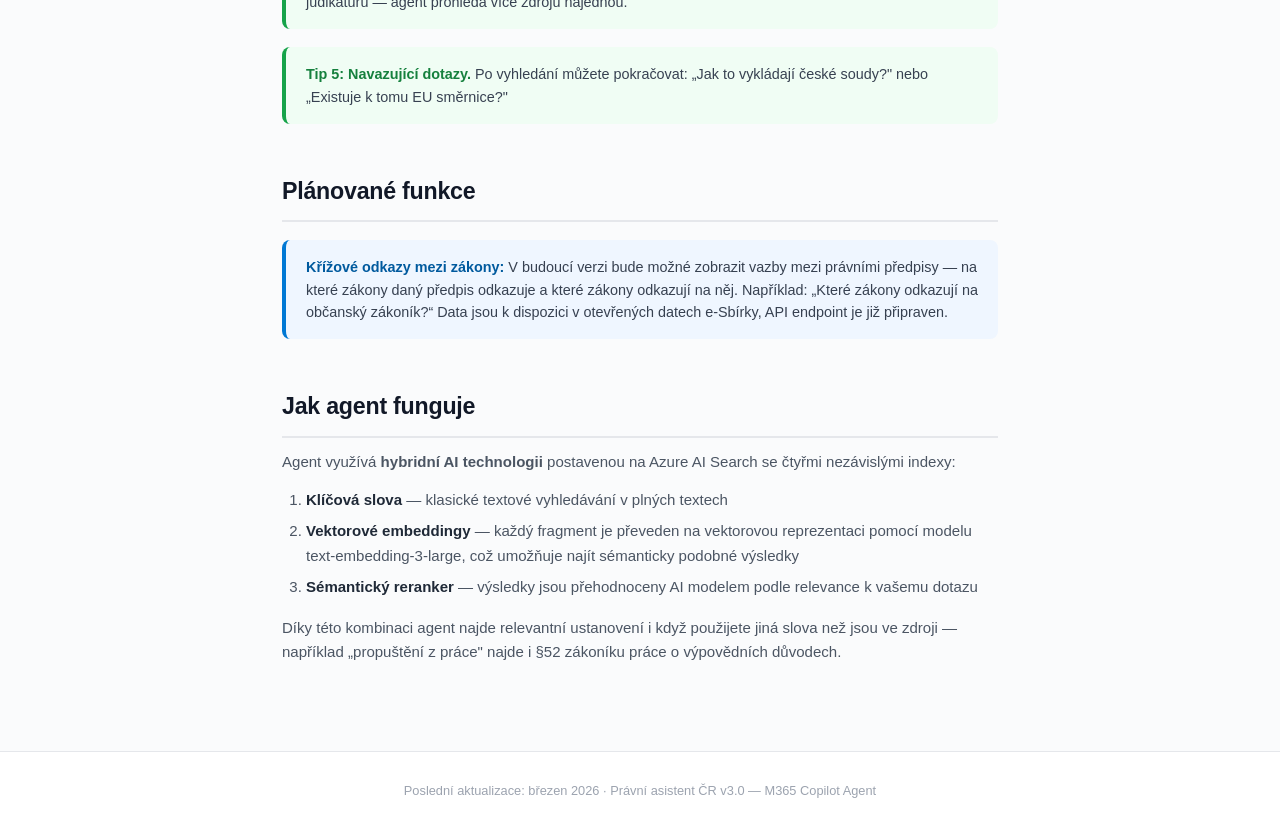
<file: user-guide.html>
<!DOCTYPE html>
<html lang="cs">
<head>
    <meta charset="UTF-8">
    <meta name="viewport" content="width=device-width, initial-scale=1.0">
    <title>Uživatelský návod — Právní asistent ČR</title>
    <link rel="stylesheet" href="styles.css">
</head>
<body>
    <div class="demo-warning" style="background:#dc2626;color:#fff;text-align:center;padding:12px 16px;font-weight:700;font-size:0.95rem;">⚠️ Tento agent slouží výhradně pro demonstrační účely. Není určen pro produkční použití a může být kdykoli bez upozornění vypnut. Kontakt: ondrej.stefka@gmail.com</div>
    <header class="site-header">
        <div class="container header-center">
            <h1>Právní asistent ČR</h1>
            <p class="subtitle">Uživatelský návod — české zákony, judikatura, legislativa EU a rozhodnutí SDEU v M365 Copilot</p>
            <div class="badge-row">
                <span class="badge">e-Sbírka · 112 753 fragmentů</span>
                <span class="badge">Judikatura · české soudy</span>
                <span class="badge">EUR-Lex · legislativa EU</span>
                <span class="badge">SDEU · rozhodnutí</span>
            </div>
            <a href="index.html" class="back-link">&larr; Zpět na přehled agentů</a>
        </div>
    </header>

    <article>
        <div class="container-narrow">

            <h2>Co je Právní asistent ČR?</h2>
            <p>
                <strong>Právní asistent ČR</strong> je agent pro M365 Copilot, který vám umožní vyhledávat
                v českých zákonech, judikatuře, legislativě EU i rozhodnutích Soudního dvora EU. Místo procházení
                více zdrojů se stačí zeptat přirozeným jazykem.
            </p>
            <p>
                Agent využívá <strong>hybridní AI vyhledávání</strong> — kombinaci klíčových slov,
                vektorových embeddingů a sémantického přehodnocení — takže najde relevantní
                ustanovení i když použijete jiná slova než jsou v zákoně.
            </p>
            <p>Agent čerpá data ze čtyř zdrojů:</p>
            <ul>
                <li><strong>e-Sbírka zákonů a mezinárodních smluv</strong> (<a href="https://www.e-sbirka.cz" target="_blank">www.e-sbirka.cz</a>) — otevřená data Ministerstva vnitra ČR, 46 376 právních předpisů od roku 1918 do současnosti, rozčleněných na 112 753 prohledávatelných fragmentů</li>
                <li><strong>Judikatura českých soudů</strong> — rozhodnutí Nejvyššího soudu, Nejvyššího správního soudu, Ústavního soudu a krajských soudů z databáze justice.cz</li>
                <li><strong>Legislativa EU (EUR-Lex)</strong> — nařízení, směrnice a rozhodnutí Evropské unie z databáze EUR-Lex</li>
                <li><strong>Rozhodnutí SDEU</strong> — rozsudky a stanoviska Soudního dvora EU a Tribunálu</li>
            </ul>

            <div class="callout callout-tip">
                <strong>Agent si nevymýšlí.</strong> Všechna data pocházejí z ověřených otevřených zdrojů. Pokud informaci nenajde, řekne vám to — místo toho, aby si ji vymyslel. Vždy cituje doslovné znění.</div>

            <h2>Jak začít</h2>
            <ol>
                <li>Otevřete <strong>M365 Copilot</strong> na webu <a href="https://m365.cloud.microsoft/chat" target="_blank">m365.cloud.microsoft/chat</a></li>
                <li>V <strong>levém panelu</strong> najděte agenta <strong>Právní asistent ČR</strong> — kliknutím na něj přepnete konverzaci přímo na agenta</li>
                <li>Alternativně můžete do pole pro zprávy napsat <strong>@Právní asistent ČR</strong> a za zmínkou zadat svůj dotaz</li>
                <li>Agent zavolá příslušné API a vrátí vám doslovné znění zákona s citací a odkazem na e-Sbírku</li>
            </ol>

            <div class="callout callout-info">
                <strong>Důležité:</strong> Agent je dostupný <strong>výhradně v prostředí M365 Copilot</strong>. Najdete ho v levém panelu Copilotu nebo ho zavolejte přes <strong>@Právní asistent ČR</strong>. Pokud napíšete dotaz do obecného Copilotu bez zmínky agenta, nedostanete data z e-Sbírky.
            </div>

            <h2>Co agent umí</h2>

            <h3>Vyhledávání v zákonech</h3>
            <p>Hledejte v plných textech zákonů přirozeným jazykem. Agent najde relevantní ustanovení a zobrazí doslovný text s citací.</p>
            <div class="prompt-grid">
                <div class="prompt" onclick="copyPrompt(this)">
                    <div class="prompt-label">Pracovní právo</div>
                    <div class="prompt-text">Jaká je výpovědní doba pracovního poměru podle zákoníku práce?</div>
                    <span class="copy-hint">kopírovat</span>
                </div>
                <div class="prompt" onclick="copyPrompt(this)">
                    <div class="prompt-label">Občanské právo</div>
                    <div class="prompt-text">Co říká občanský zákoník o náhradě škody?</div>
                    <span class="copy-hint">kopírovat</span>
                </div>
                <div class="prompt" onclick="copyPrompt(this)">
                    <div class="prompt-label">Trestní právo</div>
                    <div class="prompt-text">Jaké jsou tresty za podvod podle trestního zákoníku?</div>
                    <span class="copy-hint">kopírovat</span>
                </div>
                <div class="prompt" onclick="copyPrompt(this)">
                    <div class="prompt-label">Správní právo</div>
                    <div class="prompt-text">Jaké jsou lhůty pro odvolání podle správního řádu?</div>
                    <span class="copy-hint">kopírovat</span>
                </div>
                <div class="prompt" onclick="copyPrompt(this)">
                    <div class="prompt-label">Ochrana spotřebitele</div>
                    <div class="prompt-text">Jaká práva má spotřebitel při reklamaci zboží?</div>
                    <span class="copy-hint">kopírovat</span>
                </div>
                <div class="prompt" onclick="copyPrompt(this)">
                    <div class="prompt-label">Živnostenský zákon</div>
                    <div class="prompt-text">Jaké podmínky musím splnit pro získání živnostenského oprávnění?</div>
                    <span class="copy-hint">kopírovat</span>
                </div>
            </div>

            <h3>Konkrétní paragrafy</h3>
            <p>Zobrazte doslovné znění konkrétního paragrafu nebo článku. Zadejte citaci ve formátu číslo/rok nebo použijte název zákona.</p>
            <div class="prompt-grid">
                <div class="prompt" onclick="copyPrompt(this)">
                    <div class="prompt-label">Paragraf zákoníku práce</div>
                    <div class="prompt-text">Ukaž mi §109 zákoníku práce (262/2006 Sb.) o minimální mzdě</div>
                    <span class="copy-hint">kopírovat</span>
                </div>
                <div class="prompt" onclick="copyPrompt(this)">
                    <div class="prompt-label">Článek Listiny</div>
                    <div class="prompt-text">Zobraz článek 11 Listiny základních práv a svobod (2/1993 Sb.)</div>
                    <span class="copy-hint">kopírovat</span>
                </div>
                <div class="prompt" onclick="copyPrompt(this)">
                    <div class="prompt-label">Občanský zákoník</div>
                    <div class="prompt-text">Co říká §580 občanského zákoníku o neplatnosti právního jednání?</div>
                    <span class="copy-hint">kopírovat</span>
                </div>
                <div class="prompt" onclick="copyPrompt(this)">
                    <div class="prompt-label">Výpověď z nájmu</div>
                    <div class="prompt-text">Ukaž mi §2288 občanského zákoníku o výpovědi z nájmu bytu</div>
                    <span class="copy-hint">kopírovat</span>
                </div>
            </div>

            <h3>Metadata předpisu</h3>
            <p>Zjistěte základní informace o zákoně — kdy nabyl účinnosti, jestli je stále platný, jakou oblast úpravy pokrývá.</p>
            <div class="prompt-grid">
                <div class="prompt" onclick="copyPrompt(this)">
                    <div class="prompt-label">Účinnost zákona</div>
                    <div class="prompt-text">Kdy nabyl účinnosti občanský zákoník (89/2012 Sb.)?</div>
                    <span class="copy-hint">kopírovat</span>
                </div>
                <div class="prompt" onclick="copyPrompt(this)">
                    <div class="prompt-label">Platnost zákona</div>
                    <div class="prompt-text">Je stavební zákon 283/2021 Sb. stále platný?</div>
                    <span class="copy-hint">kopírovat</span>
                </div>
                <div class="prompt" onclick="copyPrompt(this)">
                    <div class="prompt-label">Info o zákoně</div>
                    <div class="prompt-text">Zobraz základní informace o insolvenčním zákoně (182/2006 Sb.)</div>
                    <span class="copy-hint">kopírovat</span>
                </div>
                <div class="prompt" onclick="copyPrompt(this)">
                    <div class="prompt-label">Oblast úpravy</div>
                    <div class="prompt-text">Jakou oblast úpravy pokrývá zákon 634/1992 Sb. o ochraně spotřebitele?</div>
                    <span class="copy-hint">kopírovat</span>
                </div>
            </div>



            <h3>Poslední změny zákonů</h3>
            <p>Zjistěte, jaké právní předpisy se nedávno změnily nebo nově nabyly účinnosti.</p>
            <div class="prompt-grid">
                <div class="prompt" onclick="copyPrompt(this)">
                    <div class="prompt-label">Nové zákony</div>
                    <div class="prompt-text">Jaké zákony se změnily v posledních 3 měsících?</div>
                    <span class="copy-hint">kopírovat</span>
                </div>
                <div class="prompt" onclick="copyPrompt(this)">
                    <div class="prompt-label">Nové vyhlášky</div>
                    <div class="prompt-text">Jaké vyhlášky se změnily za poslední měsíc?</div>
                    <span class="copy-hint">kopírovat</span>
                </div>
                <div class="prompt" onclick="copyPrompt(this)">
                    <div class="prompt-label">Změny za rok</div>
                    <div class="prompt-text">Jaké nové zákony nabyly účinnosti v roce 2025?</div>
                    <span class="copy-hint">kopírovat</span>
                </div>
                <div class="prompt" onclick="copyPrompt(this)">
                    <div class="prompt-label">Nařízení vlády</div>
                    <div class="prompt-text">Jaká nařízení vlády nabyla účinnosti od ledna 2025?</div>
                    <span class="copy-hint">kopírovat</span>
                </div>
            </div>

            <h3>Pokročilé dotazy s filtry</h3>
            <p>Kombinujte filtry pro přesnější výsledky:</p>
            <div class="prompt-grid">
                <div class="prompt" onclick="copyPrompt(this)">
                    <div class="prompt-label">Účinnost k datu</div>
                    <div class="prompt-text">Najdi ustanovení o ochraně spotřebitele účinná k 1. 1. 2024</div>
                    <span class="copy-hint">kopírovat</span>
                </div>
                <div class="prompt" onclick="copyPrompt(this)">
                    <div class="prompt-label">Pouze zákony</div>
                    <div class="prompt-text">Vyhledej „pracovní doba" pouze v zákonech (ne vyhláškách)</div>
                    <span class="copy-hint">kopírovat</span>
                </div>
                <div class="prompt" onclick="copyPrompt(this)">
                    <div class="prompt-label">Mezinárodní smlouvy</div>
                    <div class="prompt-text">Najdi mezinárodní smlouvy o zamezení dvojího zdanění ve sbírce Sb.m.s.</div>
                    <span class="copy-hint">kopírovat</span>
                </div>
                <div class="prompt" onclick="copyPrompt(this)">
                    <div class="prompt-label">Včetně zrušených</div>
                    <div class="prompt-text">Hledej „nájem bytu" včetně zrušených předpisů</div>
                    <span class="copy-hint">kopírovat</span>
                </div>
            </div>

            <h3>Judikatura českých soudů</h3>
            <p>Vyhledávejte v rozhodnutích českých soudů. Agent prohledá databázi judikatury z justice.cz.</p>
            <div class="prompt-grid">
                <div class="prompt" onclick="copyPrompt(this)">
                    <div class="prompt-label">Náhrada škody</div>
                    <div class="prompt-text">Najdi judikaturu Nejvyššího soudu k náhradě škody způsobené zaměstnancem</div>
                    <span class="copy-hint">kopírovat</span>
                </div>
                <div class="prompt" onclick="copyPrompt(this)">
                    <div class="prompt-label">Neplatná výpověď</div>
                    <div class="prompt-text">Jak soudy rozhodují o neplatnosti výpovědi z pracovního poměru?</div>
                    <span class="copy-hint">kopírovat</span>
                </div>
                <div class="prompt" onclick="copyPrompt(this)">
                    <div class="prompt-label">Ústavní soud</div>
                    <div class="prompt-text">Najdi nálezy Ústavního soudu k právu na spravedlivý proces</div>
                    <span class="copy-hint">kopírovat</span>
                </div>
                <div class="prompt" onclick="copyPrompt(this)">
                    <div class="prompt-label">Správní soud</div>
                    <div class="prompt-text">Jak Nejvyšší správní soud rozhodoval o přiměřenosti správních sankcí?</div>
                    <span class="copy-hint">kopírovat</span>
                </div>
            </div>

            <h3>Legislativa EU (EUR-Lex)</h3>
            <p>Vyhledávejte v nařízeních, směrnicích a rozhodnutích Evropské unie.</p>
            <div class="prompt-grid">
                <div class="prompt" onclick="copyPrompt(this)">
                    <div class="prompt-label">GDPR</div>
                    <div class="prompt-text">Co říká GDPR o právu být zapomenut?</div>
                    <span class="copy-hint">kopírovat</span>
                </div>
                <div class="prompt" onclick="copyPrompt(this)">
                    <div class="prompt-label">AI Act</div>
                    <div class="prompt-text">Co říká nařízení EU o umělé inteligenci (AI Act) o vysoce rizikových systémech?</div>
                    <span class="copy-hint">kopírovat</span>
                </div>
                <div class="prompt" onclick="copyPrompt(this)">
                    <div class="prompt-label">Směrnice o DPH</div>
                    <div class="prompt-text">Najdi ustanovení EU směrnice o DPH pro přeshraniční služby</div>
                    <span class="copy-hint">kopírovat</span>
                </div>
                <div class="prompt" onclick="copyPrompt(this)">
                    <div class="prompt-label">Whistleblowing</div>
                    <div class="prompt-text">Najdi obsah EU směrnice o ochraně oznamovatelů (whistleblowing)</div>
                    <span class="copy-hint">kopírovat</span>
                </div>
            </div>

            <h3>Rozhodnutí SDEU</h3>
            <p>Vyhledávejte v rozsudcích a stanoviscích Soudního dvora EU a Tribunálu.</p>
            <div class="prompt-grid">
                <div class="prompt" onclick="copyPrompt(this)">
                    <div class="prompt-label">Ochrana spotřebitele</div>
                    <div class="prompt-text">Jak SDEU rozhodoval o ochraně spotřebitele v online obchodě?</div>
                    <span class="copy-hint">kopírovat</span>
                </div>
                <div class="prompt" onclick="copyPrompt(this)">
                    <div class="prompt-label">Hospodářská soutěž</div>
                    <div class="prompt-text">Najdi rozhodnutí SDEU o zneužití dominantního postavení</div>
                    <span class="copy-hint">kopírovat</span>
                </div>
                <div class="prompt" onclick="copyPrompt(this)">
                    <div class="prompt-label">Předběžná otázka z ČR</div>
                    <div class="prompt-text">Najdi rozhodnutí SDEU na předběžnou otázku položenou z České republiky</div>
                    <span class="copy-hint">kopírovat</span>
                </div>
                <div class="prompt" onclick="copyPrompt(this)">
                    <div class="prompt-label">Pracovní právo EU</div>
                    <div class="prompt-text">Jak SDEU rozhodoval o převodech podniků a ochraně zaměstnanců?</div>
                    <span class="copy-hint">kopírovat</span>
                </div>
            </div>

            <h3>Kombinované dotazy napříč zdroji</h3>
            <p>Zeptejte se na téma a agent prohledá více zdrojů najednou:</p>
            <div class="prompt-grid">
                <div class="prompt" onclick="copyPrompt(this)">
                    <div class="prompt-label">Zákon + judikatura</div>
                    <div class="prompt-text">Co říká zákoník práce o výpovědi a jak to vykládají české soudy?</div>
                    <span class="copy-hint">kopírovat</span>
                </div>
                <div class="prompt" onclick="copyPrompt(this)">
                    <div class="prompt-label">ČR + EU</div>
                    <div class="prompt-text">Jak je ochrana osobních údajů upravena v českém zákoně i v GDPR?</div>
                    <span class="copy-hint">kopírovat</span>
                </div>
                <div class="prompt" onclick="copyPrompt(this)">
                    <div class="prompt-label">Kompletní přehled</div>
                    <div class="prompt-text">Najdi český zákon, EU legislativu i judikaturu k tématu nekalé obchodní praktiky</div>
                    <span class="copy-hint">kopírovat</span>
                </div>
                <div class="prompt" onclick="copyPrompt(this)">
                    <div class="prompt-label">EU směrnice + ČR implementace</div>
                    <div class="prompt-text">Jak Česko implementovalo EU směrnici o ochraně oznamovatelů? Najdi český zákon i původní směrnici.</div>
                    <span class="copy-hint">kopírovat</span>
                </div>
            </div>

            <h2>Tipy pro lepší výsledky</h2>
            <div class="callout callout-tip">
                <strong>Tip 1: Použijte citaci zákona.</strong> Pokud znáte číslo zákona, uveďte ho — agent najde přesný paragraf rychleji. Např. „§109 zákoníku práce (262/2006 Sb.)".
            </div>
            <div class="callout callout-tip">
                <strong>Tip 2: Buďte konkrétní.</strong> Místo „zákon o práci" zkuste „výpovědní doba pracovního poměru" — agent najde přesnější výsledky.
            </div>
            <div class="callout callout-tip">
                <strong>Tip 3: Používejte filtry.</strong> Můžete omezit vyhledávání na typ předpisu, rok, soud nebo typ EU dokumentu.
            </div>
            <div class="callout callout-tip">
                <strong>Tip 4: Kombinujte zdroje.</strong> V jednom dotazu můžete požádat o český zákon i EU legislativu nebo judikaturu — agent prohledá více zdrojů najednou.
            </div>
            <div class="callout callout-tip">
                <strong>Tip 5: Navazující dotazy.</strong> Po vyhledání můžete pokračovat: „Jak to vykládají české soudy?" nebo „Existuje k tomu EU směrnice?"
            </div>

            <h2>Plánované funkce</h2>
            <div class="callout callout-info">
                <strong>Křížové odkazy mezi zákony:</strong>
                V budoucí verzi bude možné zobrazit vazby mezi právními předpisy — na které zákony daný předpis odkazuje a které zákony odkazují na něj. Například: „Které zákony odkazují na občanský zákoník?“ Data jsou k dispozici v otevřených datech e-Sbírky, API endpoint je již připraven.
            </div>

            <h2>Jak agent funguje</h2>
            <p>
                Agent využívá <strong>hybridní AI technologii</strong> postavenou na Azure AI Search se čtyřmi nezávislými indexy:
            </p>
            <ol>
                <li><strong>Klíčová slova</strong> — klasické textové vyhledávání v plných textech</li>
                <li><strong>Vektorové embeddingy</strong> — každý fragment je převeden na vektorovou reprezentaci pomocí modelu text-embedding-3-large, což umožňuje najít sémanticky podobné výsledky</li>
                <li><strong>Sémantický reranker</strong> — výsledky jsou přehodnoceny AI modelem podle relevance k vašemu dotazu</li>
            </ol>
            <p>
                Díky této kombinaci agent najde relevantní ustanovení i když použijete jiná slova
                než jsou ve zdroji — například „propuštění z práce" najde i §52 zákoníku práce
                o výpovědních důvodech.
            </p>

        </div>
    </article>

    <footer class="site-footer">
        <div class="container-narrow">
            Poslední aktualizace: březen 2026 · Právní asistent ČR v3.0 — M365 Copilot Agent
        </div>
    </footer>

    <script>
    function copyPrompt(el) {
        const text = el.querySelector('.prompt-text').textContent;
        navigator.clipboard.writeText(text);
        el.classList.add('copied');
        const hint = el.querySelector('.copy-hint');
        hint.textContent = 'zkopírováno ✓';
        setTimeout(() => {
            el.classList.remove('copied');
            hint.textContent = 'kopírovat';
        }, 1500);
    }
    </script>
</body>
</html>
</file>
<file: styles.css>
/* ═══════════════════════════════════════════════════════════════
   Enterprise Design System — Právní asistent ČR Documentation
   Professional light theme for enterprise & government audiences
   ═══════════════════════════════════════════════════════════════ */

:root {
  --white: #ffffff;
  --gray-50: #fafbfc;
  --gray-100: #f3f4f6;
  --gray-200: #e5e7eb;
  --gray-300: #d1d5db;
  --gray-400: #9ca3af;
  --gray-500: #6b7280;
  --gray-600: #4b5563;
  --gray-700: #374151;
  --gray-800: #1f2937;
  --gray-900: #111827;

  --blue-50: #eff6ff;
  --blue-100: #dbeafe;
  --blue-500: #0078d4;
  --blue-600: #005a9e;
  --blue-700: #004578;
  --blue-800: #003460;

  --green-50: #f0fdf4;
  --green-600: #16a34a;
  --green-700: #15803d;

  --amber-50: #fffbeb;
  --amber-600: #d97706;

  --red-50: #fef2f2;
  --red-600: #dc2626;

  --radius: 8px;
  --radius-lg: 12px;
  --shadow-sm: 0 1px 2px rgba(0,0,0,0.05);
  --shadow: 0 1px 3px rgba(0,0,0,0.08), 0 1px 2px rgba(0,0,0,0.04);
  --shadow-md: 0 4px 6px rgba(0,0,0,0.06), 0 2px 4px rgba(0,0,0,0.04);
}

/* ─── Reset & Base ──────────────────────────────────────────── */
*, *::before, *::after { margin: 0; padding: 0; box-sizing: border-box; }

body {
  font-family: 'Segoe UI', -apple-system, BlinkMacSystemFont, sans-serif;
  background: var(--gray-50);
  color: var(--gray-800);
  line-height: 1.65;
  -webkit-font-smoothing: antialiased;
}

.container {
  max-width: 960px;
  margin: 0 auto;
  padding: 0 32px;
}

.container-narrow {
  max-width: 780px;
  margin: 0 auto;
  padding: 0 32px;
}

a { color: var(--blue-500); text-decoration: none; }
a:hover { text-decoration: underline; }

/* ─── Header ────────────────────────────────────────────────── */
.site-header {
  background: linear-gradient(135deg, var(--blue-800) 0%, var(--blue-600) 100%);
  color: var(--white);
  padding: 56px 0 48px;
  position: relative;
  overflow: hidden;
}

.site-header::before {
  content: '';
  position: absolute;
  top: -50%;
  right: -10%;
  width: 500px;
  height: 500px;
  background: radial-gradient(circle, rgba(255,255,255,0.06) 0%, transparent 70%);
  border-radius: 50%;
}

.site-header h1 {
  font-size: 2rem;
  font-weight: 700;
  letter-spacing: -0.02em;
  margin-bottom: 8px;
  position: relative;
}

.site-header .subtitle {
  color: rgba(255,255,255,0.8);
  font-size: 1.05rem;
  font-weight: 400;
  max-width: 560px;
  line-height: 1.5;
}

.header-center { text-align: center; }
.header-center .subtitle { margin: 0 auto; }

.badge-row {
  margin-top: 20px;
  display: flex;
  gap: 8px;
  flex-wrap: wrap;
}

.header-center .badge-row { justify-content: center; }

.badge {
  display: inline-flex;
  align-items: center;
  gap: 5px;
  padding: 5px 14px;
  border-radius: 20px;
  font-size: 0.78rem;
  font-weight: 600;
  letter-spacing: 0.01em;
  background: rgba(255,255,255,0.15);
  color: var(--white);
  border: 1px solid rgba(255,255,255,0.25);
  backdrop-filter: blur(4px);
}

.back-link {
  display: inline-flex;
  align-items: center;
  gap: 6px;
  margin-top: 20px;
  color: rgba(255,255,255,0.85);
  font-size: 0.88rem;
  font-weight: 500;
  text-decoration: none;
  transition: color 0.15s;
}
.back-link:hover { color: var(--white); text-decoration: none; }

/* ─── Navigation ────────────────────────────────────────────── */
.site-nav {
  background: var(--white);
  border-bottom: 1px solid var(--gray-200);
  position: sticky;
  top: 0;
  z-index: 100;
  box-shadow: var(--shadow-sm);
}

.site-nav .container {
  display: flex;
  gap: 0;
}

.site-nav a {
  flex: 1;
  padding: 15px 16px;
  text-align: center;
  font-weight: 600;
  font-size: 0.88rem;
  color: var(--gray-500);
  text-decoration: none;
  border-bottom: 2px solid transparent;
  transition: all 0.15s;
}

.site-nav a:hover {
  color: var(--gray-800);
  background: var(--gray-50);
  text-decoration: none;
}

.site-nav a.active {
  color: var(--blue-500);
  border-bottom-color: var(--blue-500);
}

/* ─── Main Content ──────────────────────────────────────────── */
main { padding: 48px 0 72px; }
article { padding: 48px 0 72px; }

h2 {
  font-size: 1.45rem;
  font-weight: 700;
  color: var(--gray-900);
  margin: 48px 0 12px;
  padding-bottom: 10px;
  border-bottom: 2px solid var(--gray-200);
  letter-spacing: -0.01em;
}

h2:first-child,
section:first-child h2 { margin-top: 0; }

h3 {
  font-size: 1.1rem;
  font-weight: 600;
  color: var(--blue-700);
  margin: 32px 0 12px;
}

h4 {
  font-size: 0.95rem;
  font-weight: 600;
  color: var(--gray-700);
  margin: 24px 0 10px;
  text-transform: uppercase;
  letter-spacing: 0.03em;
}

p {
  margin-bottom: 14px;
  color: var(--gray-600);
  font-size: 0.94rem;
}

.lead {
  font-size: 1.02rem;
  color: var(--gray-600);
  margin-bottom: 28px;
  line-height: 1.7;
}

ol, ul {
  padding-left: 24px;
  margin-bottom: 16px;
}

li {
  margin-bottom: 6px;
  color: var(--gray-600);
  font-size: 0.94rem;
}
li strong { color: var(--gray-800); }

/* ─── Cards ─────────────────────────────────────────────────── */
.card {
  background: var(--white);
  border: 1px solid var(--gray-200);
  border-radius: var(--radius-lg);
  padding: 20px 24px;
  margin-bottom: 14px;
  box-shadow: var(--shadow-sm);
  transition: box-shadow 0.15s;
}

.card:hover { box-shadow: var(--shadow); }

.card-title {
  font-weight: 600;
  font-size: 0.98rem;
  margin-bottom: 6px;
  color: var(--gray-800);
  display: flex;
  align-items: center;
  gap: 8px;
}

.card p, .card li { color: var(--gray-600); font-size: 0.9rem; }
.card ul { padding-left: 20px; margin-top: 6px; }
.card li { margin-bottom: 4px; }

/* ─── Feature List ──────────────────────────────────────────── */
.feature-list { list-style: none; padding: 0; }

.feature-list li {
  padding: 5px 0 5px 32px;
  position: relative;
  color: var(--gray-600);
  font-size: 0.94rem;
  border-bottom: 1px solid var(--gray-100);
}

.feature-list li:last-child { border-bottom: none; }

.feature-list li::before {
  position: absolute;
  left: 4px;
  top: 6px;
  font-size: 0.88rem;
}

.feature-list li.yes::before { content: "\2713"; color: var(--green-600); font-weight: 700; }
.feature-list li.no::before { content: "\2717"; color: var(--red-600); font-weight: 700; }
.feature-list li.partial::before { content: "!"; color: var(--amber-600); font-weight: 700; font-size: 1rem; }
.feature-list li.info::before { content: "\2139"; color: var(--blue-500); font-weight: 700; }

/* ─── Prompt Cards ──────────────────────────────────────────── */
.prompt-grid {
  display: grid;
  grid-template-columns: 1fr 1fr;
  gap: 10px;
}

@media (max-width: 640px) {
  .prompt-grid { grid-template-columns: 1fr; }
}

.prompt {
  background: var(--white);
  border: 1px solid var(--gray-200);
  border-radius: var(--radius);
  padding: 14px 16px;
  cursor: pointer;
  transition: all 0.15s;
  position: relative;
}

.prompt:hover {
  border-color: var(--blue-500);
  box-shadow: 0 0 0 1px var(--blue-500);
}

.prompt-label {
  font-size: 0.68rem;
  text-transform: uppercase;
  letter-spacing: 0.06em;
  color: var(--gray-400);
  margin-bottom: 4px;
  font-weight: 700;
}

.prompt-text {
  font-size: 0.9rem;
  color: var(--gray-800);
  line-height: 1.4;
}

.prompt .copy-hint {
  position: absolute;
  top: 8px;
  right: 10px;
  font-size: 0.68rem;
  color: var(--gray-400);
  opacity: 0;
  transition: opacity 0.15s;
  font-weight: 600;
}

.prompt:hover .copy-hint { opacity: 1; }
.prompt.copied { border-color: var(--green-600); }
.prompt.copied .copy-hint { color: var(--green-600); opacity: 1; }

/* ─── Tables ────────────────────────────────────────────────── */
table {
  width: 100%;
  border-collapse: collapse;
  margin: 14px 0;
  font-size: 0.88rem;
  background: var(--white);
  border: 1px solid var(--gray-200);
  border-radius: var(--radius);
  overflow: hidden;
}

th, td {
  padding: 11px 14px;
  text-align: left;
}

th {
  background: var(--gray-100);
  color: var(--gray-600);
  font-weight: 600;
  font-size: 0.78rem;
  text-transform: uppercase;
  letter-spacing: 0.04em;
  border-bottom: 2px solid var(--gray-200);
}

td {
  color: var(--gray-600);
  border-bottom: 1px solid var(--gray-100);
}

tr:last-child td { border-bottom: none; }

td code {
  background: var(--blue-50);
  padding: 2px 8px;
  border-radius: 4px;
  font-size: 0.82rem;
  color: var(--blue-600);
  font-weight: 500;
}

/* ─── Callouts ──────────────────────────────────────────────── */
.callout {
  border-radius: var(--radius);
  padding: 16px 20px;
  margin: 18px 0;
  font-size: 0.9rem;
  line-height: 1.55;
  color: var(--gray-700);
}

.callout p { color: inherit; margin-bottom: 8px; }
.callout p:last-child { margin-bottom: 0; }
.callout ul { margin-bottom: 0; }
.callout li { color: inherit; }
.callout a { font-weight: 500; }

.callout-tip {
  background: var(--green-50);
  border-left: 4px solid var(--green-600);
}
.callout-tip strong { color: var(--green-700); }

.callout-warn {
  background: var(--amber-50);
  border-left: 4px solid var(--amber-600);
}
.callout-warn strong { color: var(--amber-600); }

.callout-danger {
  background: var(--red-50);
  border-left: 4px solid var(--red-600);
}
.callout-danger strong { color: var(--red-600); }

.callout-info {
  background: var(--blue-50);
  border-left: 4px solid var(--blue-500);
}
.callout-info strong { color: var(--blue-600); }

/* ─── Status Indicators ────────────────────────────────────── */
.status-works { color: var(--green-600); }
.status-works::before { content: "\2713  "; font-weight: 700; }
.status-broken { color: var(--red-600); }
.status-broken::before { content: "\2717  "; font-weight: 700; }
.status-partial { color: var(--amber-600); }
.status-partial::before { content: "!  "; font-weight: 700; }
.status-info { color: var(--blue-500); }
.status-info::before { content: "\2139  "; font-weight: 700; }

/* ─── Code ──────────────────────────────────────────────────── */
code {
  background: var(--gray-100);
  padding: 2px 7px;
  border-radius: 4px;
  font-size: 0.85rem;
  color: var(--blue-600);
  font-family: 'Cascadia Code', 'Consolas', monospace;
}

/* ─── Accordion / FAQ ───────────────────────────────────────── */
details {
  background: var(--white);
  border: 1px solid var(--gray-200);
  border-radius: var(--radius);
  margin-bottom: 8px;
  box-shadow: var(--shadow-sm);
}

details summary {
  padding: 16px 20px;
  cursor: pointer;
  font-weight: 600;
  font-size: 0.92rem;
  color: var(--gray-800);
  list-style: none;
  display: flex;
  align-items: center;
  gap: 10px;
  transition: color 0.15s;
}

details summary:hover { color: var(--blue-500); }

details summary::before {
  content: '';
  display: inline-block;
  width: 6px;
  height: 6px;
  border-right: 2px solid var(--gray-400);
  border-bottom: 2px solid var(--gray-400);
  transform: rotate(-45deg);
  transition: transform 0.2s;
  flex-shrink: 0;
}

details[open] summary::before {
  transform: rotate(45deg);
}

details .detail-body {
  padding: 0 20px 16px;
  font-size: 0.9rem;
  color: var(--gray-600);
}

details .detail-body p { margin-bottom: 8px; }

/* ─── Step Cards (Admin Guide) ──────────────────────────────── */
.step {
  background: var(--white);
  border: 1px solid var(--gray-200);
  border-radius: var(--radius-lg);
  padding: 28px;
  margin-bottom: 20px;
  box-shadow: var(--shadow-sm);
}

.step-header {
  display: flex;
  align-items: center;
  gap: 14px;
  margin-bottom: 16px;
}

.step-number {
  background: var(--blue-500);
  color: var(--white);
  width: 36px;
  height: 36px;
  border-radius: 50%;
  display: flex;
  align-items: center;
  justify-content: center;
  font-weight: 700;
  font-size: 0.95rem;
  flex-shrink: 0;
}

.step-title {
  font-size: 1.05rem;
  font-weight: 600;
  color: var(--gray-900);
}

.step p { margin-bottom: 12px; }

.step img {
  width: 100%;
  border-radius: var(--radius);
  border: 1px solid var(--gray-200);
  margin-top: 10px;
  box-shadow: var(--shadow-sm);
}

/* ─── Download Button ───────────────────────────────────────── */
.download-btn {
  display: inline-flex;
  align-items: center;
  gap: 10px;
  background: var(--blue-500);
  color: var(--white);
  padding: 12px 28px;
  border-radius: var(--radius);
  font-weight: 600;
  font-size: 0.95rem;
  text-decoration: none;
  transition: background 0.15s, box-shadow 0.15s;
  margin: 8px 0 16px;
  box-shadow: var(--shadow-sm);
}

.download-btn:hover {
  background: var(--blue-600);
  text-decoration: none;
  box-shadow: var(--shadow-md);
}

.download-btn svg { width: 18px; height: 18px; }

/* ─── Footer ────────────────────────────────────────────────── */
.site-footer {
  border-top: 1px solid var(--gray-200);
  padding: 28px 0;
  text-align: center;
  color: var(--gray-400);
  font-size: 0.8rem;
  background: var(--white);
}

/* ─── Scroll Anchor ─────────────────────────────────────────── */
[id] { scroll-margin-top: 64px; }

/* ─── Images in article ─────────────────────────────────────── */
article img {
  max-width: 100%;
  border-radius: var(--radius);
  border: 1px solid var(--gray-200);
  margin: 16px 0;
  box-shadow: var(--shadow-sm);
}

/* ─── Responsive ────────────────────────────────────────────── */
@media (max-width: 768px) {
  .container, .container-narrow { padding: 0 20px; }
  .site-header { padding: 40px 0 36px; }
  .site-header h1 { font-size: 1.6rem; }
  h2 { font-size: 1.3rem; }
  .site-nav a { font-size: 0.8rem; padding: 12px 8px; }
  .step { padding: 20px; }
}
</file>
